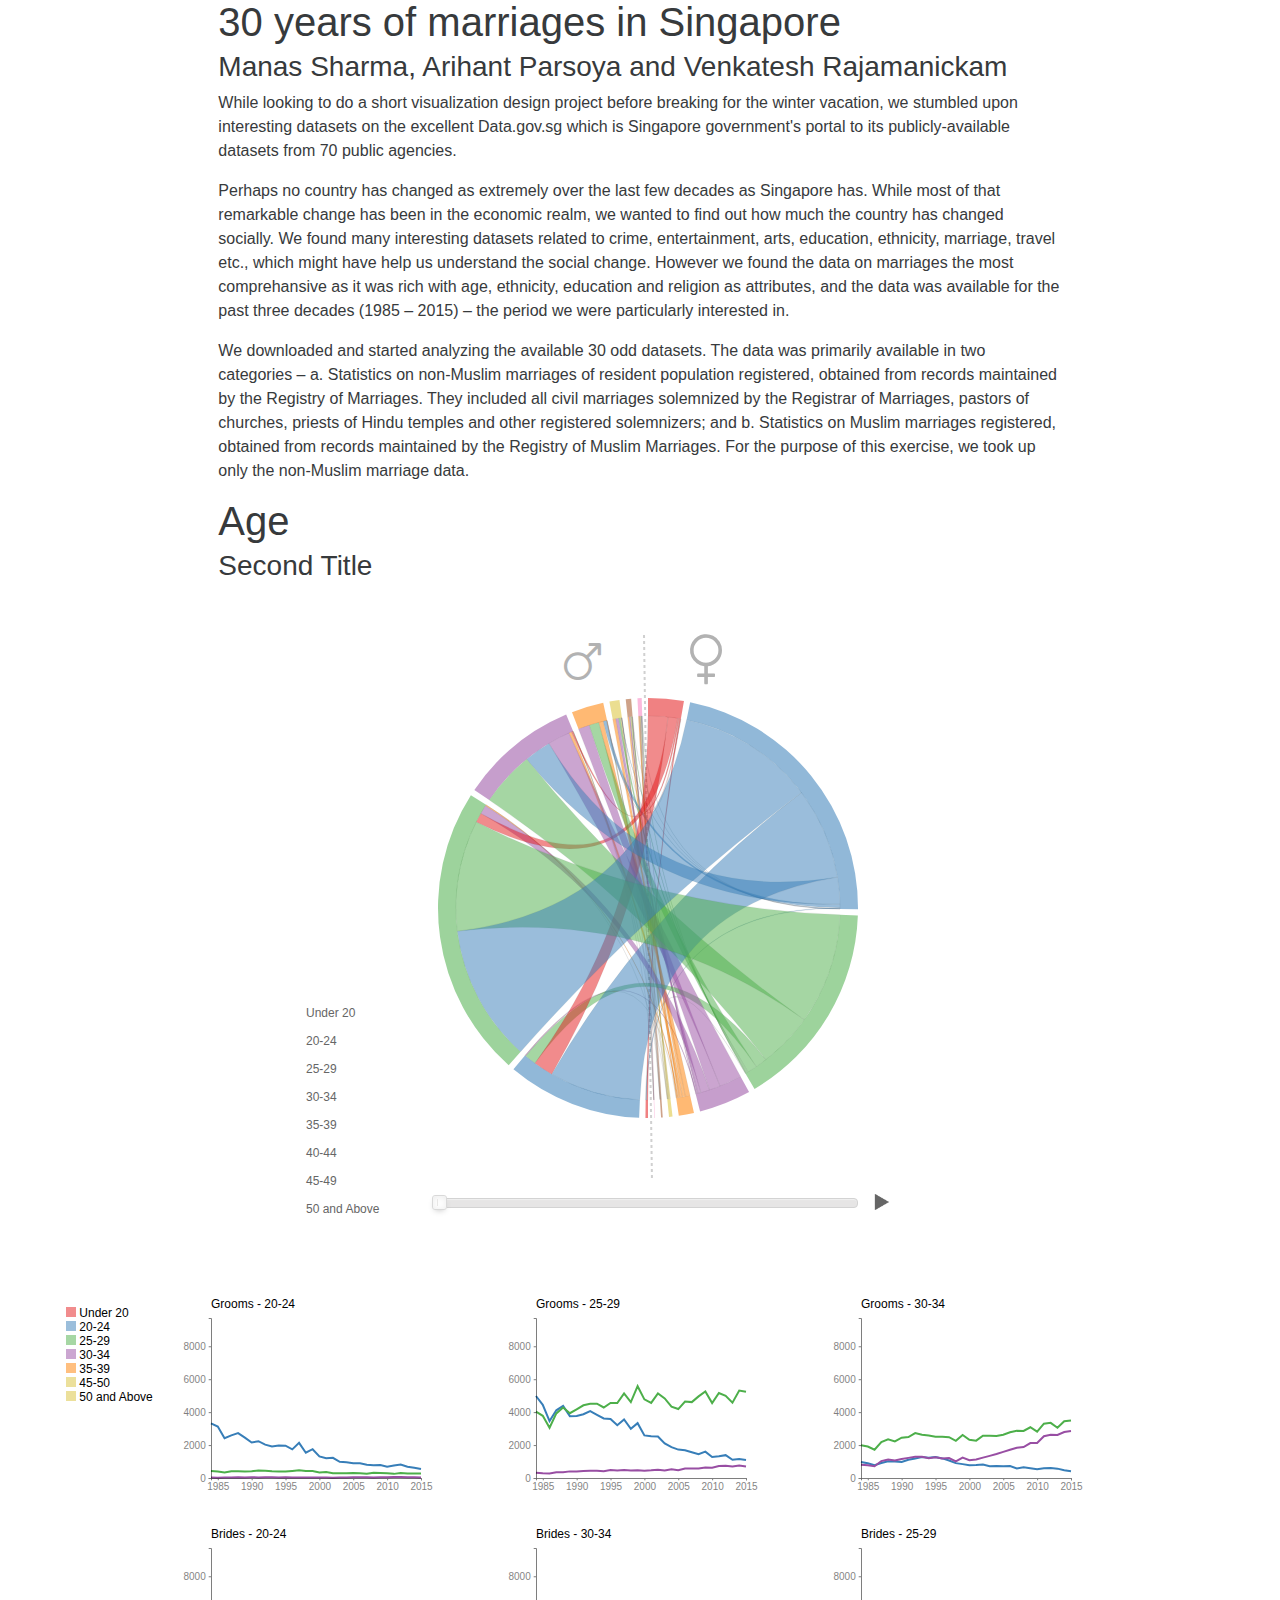
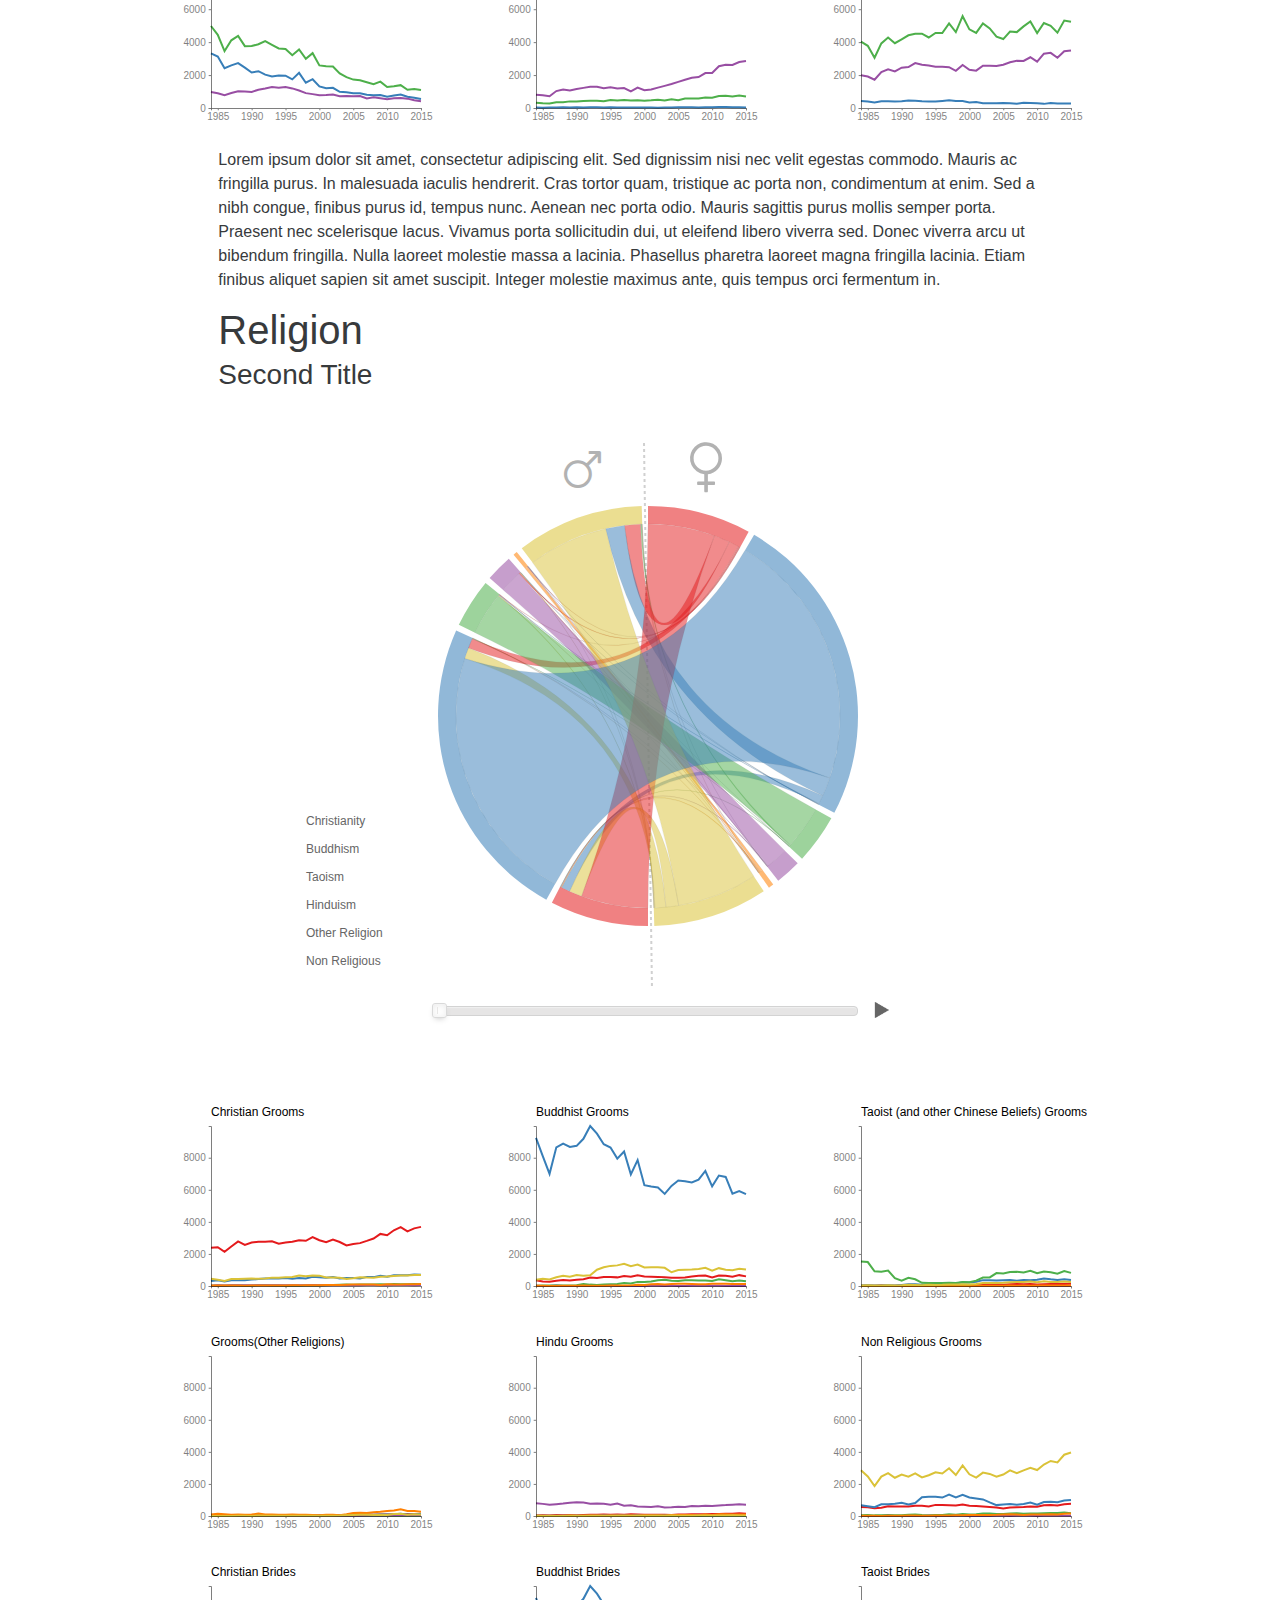
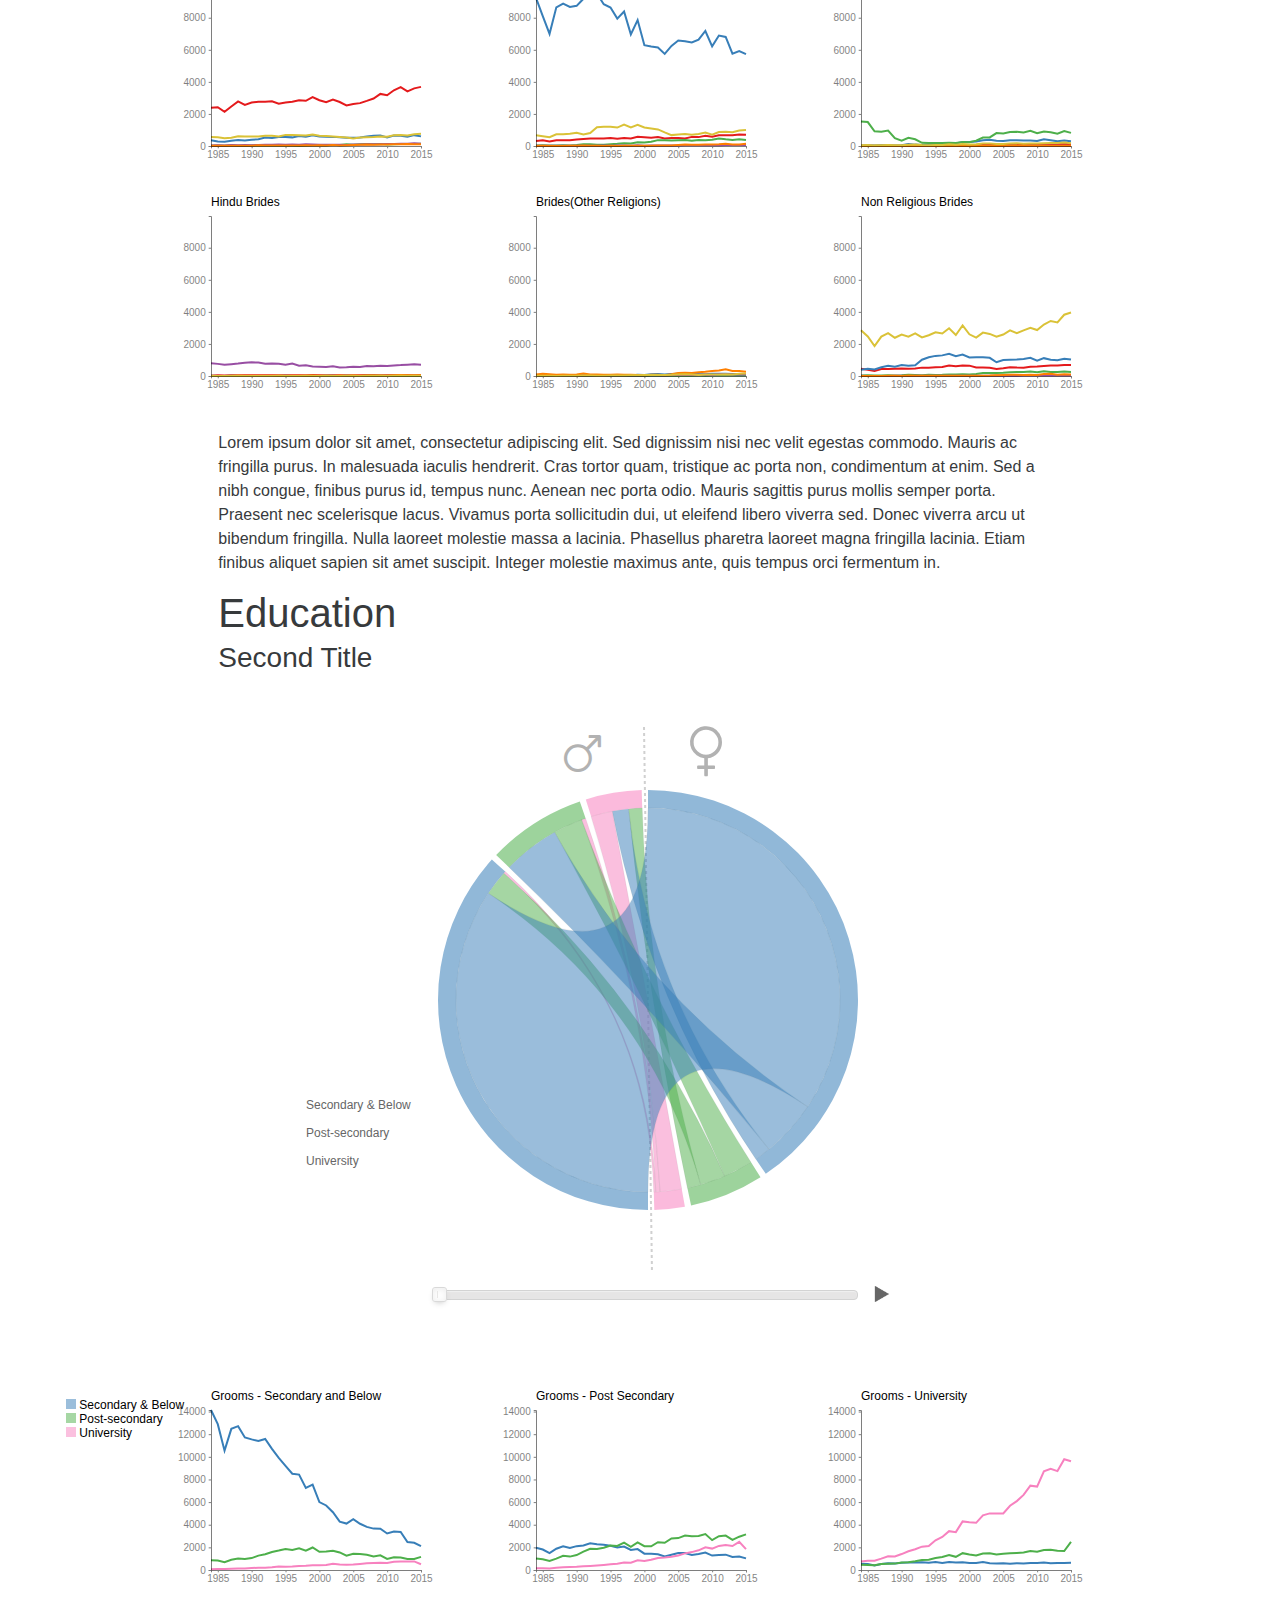
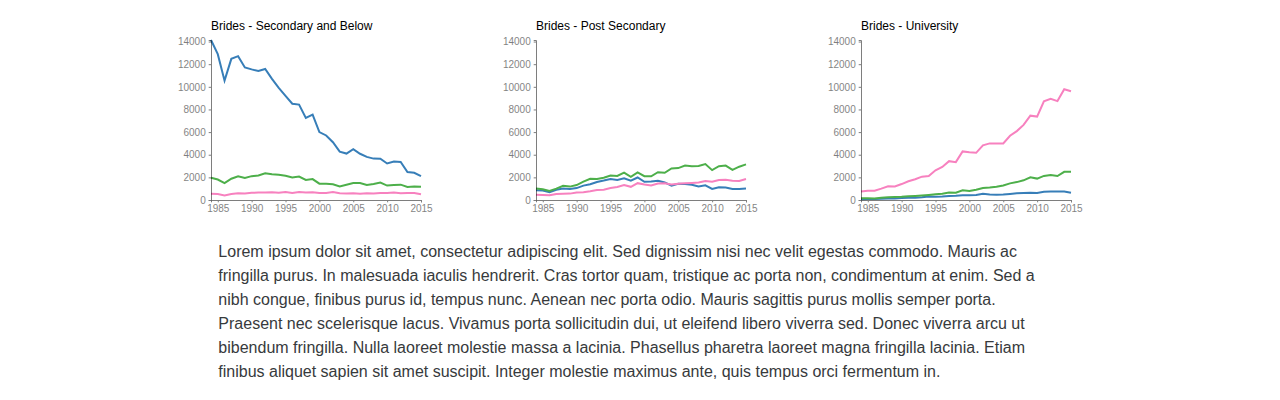
<file: index.html>
<html>
<head>
  <script src="js/jquery.js"></script>
  <script src="js/bootstrap.js"></script>
  <link rel="stylesheet" href="css/style.css">
  <link rel="stylesheet" href="css/bootstrap.css">
</head>
<body>
<title>
</title>
<div class="section">
  <div class="row">
    <div class="col-md-2"></div>
    <div class="col-md-8">
      <h1>30 years of marriages in Singapore</h1>
      <h3>Manas Sharma, Arihant Parsoya and Venkatesh Rajamanickam</h3>
      <p>
        While looking to do a short visualization design project before breaking for the winter vacation, we stumbled upon interesting datasets on the excellent Data.gov.sg which is Singapore government's portal to its publicly-available datasets from 70 public agencies.</P>
        
       <p> Perhaps no country has changed as extremely over the last few decades as Singapore has. While most of that remarkable change has been in the economic realm, we wanted to find out how much the country has changed socially. We found many interesting datasets related to crime, entertainment, arts, education, ethnicity, marriage, travel etc., which might have help us understand the social change. However we found the data on marriages the most comprehansive as it was rich with age, ethnicity, education and religion as attributes, and the data was available for the past three decades (1985 – 2015) – the period we were particularly interested in. </P>
    
<p>We downloaded and started analyzing the available 30 odd datasets. The data was primarily available in two categories – a. Statistics on non-Muslim marriages of resident population registered, obtained from records maintained by the Registry of Marriages. They included all civil marriages solemnized by the Registrar of Marriages, pastors of churches, priests of Hindu temples and other registered solemnizers; and b. Statistics on Muslim marriages registered, obtained from records maintained by the Registry of Muslim Marriages. For the purpose of this exercise, we took up only the non-Muslim marriage data.

      </p>
    </div>
    <div class="col-md-2"></div>
  </div>
</div>

  <div class="section">
    <div class="row">
      <div class="col-md-2"></div>
      <div class="col-md-8">
        <h1>Age</h1>
        <h3>Second Title</h3>
      </div>
      <div class="col-md-2"></div>
    </div>
  </div>
  <iframe scrolling="no" onload="resizeIframe(this)" id="age_frame" src="age/index.html" style="width:100%;" frameBorder="0" scrolling="no">  </iframe>

  <div class="section">
    <div class="row">
      <div class="col-md-2"></div>
      <div class="col-md-8">
        <p>
          Lorem ipsum dolor sit amet, consectetur adipiscing elit. Sed dignissim nisi nec velit egestas commodo. Mauris ac fringilla purus. In malesuada iaculis hendrerit. Cras tortor quam, tristique ac porta non, condimentum at enim. Sed a nibh congue, finibus purus id, tempus nunc. Aenean nec porta odio. Mauris sagittis purus mollis semper porta. Praesent nec scelerisque lacus. Vivamus porta sollicitudin dui, ut eleifend libero viverra sed. Donec viverra arcu ut bibendum fringilla. Nulla laoreet molestie massa a lacinia. Phasellus pharetra laoreet magna fringilla lacinia. Etiam finibus aliquet sapien sit amet suscipit. Integer molestie maximus ante, quis tempus orci fermentum in.
        </p>
      </div>
      <div class="col-md-2"></div>
    </div>
  </div>

  <div class="section">
    <div class="row">
      <div class="col-md-2"></div>
      <div class="col-md-8">
        <h1>Religion</h1>
        <h3>Second Title</h3>
      </div>
      <div class="col-md-2"></div>
    </div>
  </div>
  <iframe scrolling="no" onload="resizeIframe(this)" id="religion_frame" src="religion/index.html" style="width:100%;" frameBorder="0">  </iframe>

  <div class="section">
    <div class="row">
      <div class="col-md-2"></div>
      <div class="col-md-8">
        <p>
          Lorem ipsum dolor sit amet, consectetur adipiscing elit. Sed dignissim nisi nec velit egestas commodo. Mauris ac fringilla purus. In malesuada iaculis hendrerit. Cras tortor quam, tristique ac porta non, condimentum at enim. Sed a nibh congue, finibus purus id, tempus nunc. Aenean nec porta odio. Mauris sagittis purus mollis semper porta. Praesent nec scelerisque lacus. Vivamus porta sollicitudin dui, ut eleifend libero viverra sed. Donec viverra arcu ut bibendum fringilla. Nulla laoreet molestie massa a lacinia. Phasellus pharetra laoreet magna fringilla lacinia. Etiam finibus aliquet sapien sit amet suscipit. Integer molestie maximus ante, quis tempus orci fermentum in.
        </p>
      </div>
      <div class="col-md-2"></div>
    </div>
  </div>

  <div class="section">
    <div class="row">
      <div class="col-md-2"></div>
      <div class="col-md-8">
        <h1>Education</h1>
        <h3>Second Title</h3>
      </div>
      <div class="col-md-2"></div>
    </div>
  </div>
  <iframe scrolling="no" onload="resizeIframe(this)" id="education_frame" src="education/index.html" style="width:100%;" frameBorder="0" scrolling="no">  </iframe>
  <div class="section">
    <div class="row">
      <div class="col-md-2"></div>
      <div class="col-md-8">
        <p>
          Lorem ipsum dolor sit amet, consectetur adipiscing elit. Sed dignissim nisi nec velit egestas commodo. Mauris ac fringilla purus. In malesuada iaculis hendrerit. Cras tortor quam, tristique ac porta non, condimentum at enim. Sed a nibh congue, finibus purus id, tempus nunc. Aenean nec porta odio. Mauris sagittis purus mollis semper porta. Praesent nec scelerisque lacus. Vivamus porta sollicitudin dui, ut eleifend libero viverra sed. Donec viverra arcu ut bibendum fringilla. Nulla laoreet molestie massa a lacinia. Phasellus pharetra laoreet magna fringilla lacinia. Etiam finibus aliquet sapien sit amet suscipit. Integer molestie maximus ante, quis tempus orci fermentum in.
        </p>
      </div>
      <div class="col-md-2"></div>
    </div>
  </div>

  <script>
  function resizeIframe(obj) {
    obj.style.height = obj.contentWindow.document.body.scrollHeight + 'px';
  }
  </script>
</body>
</html>
</file>
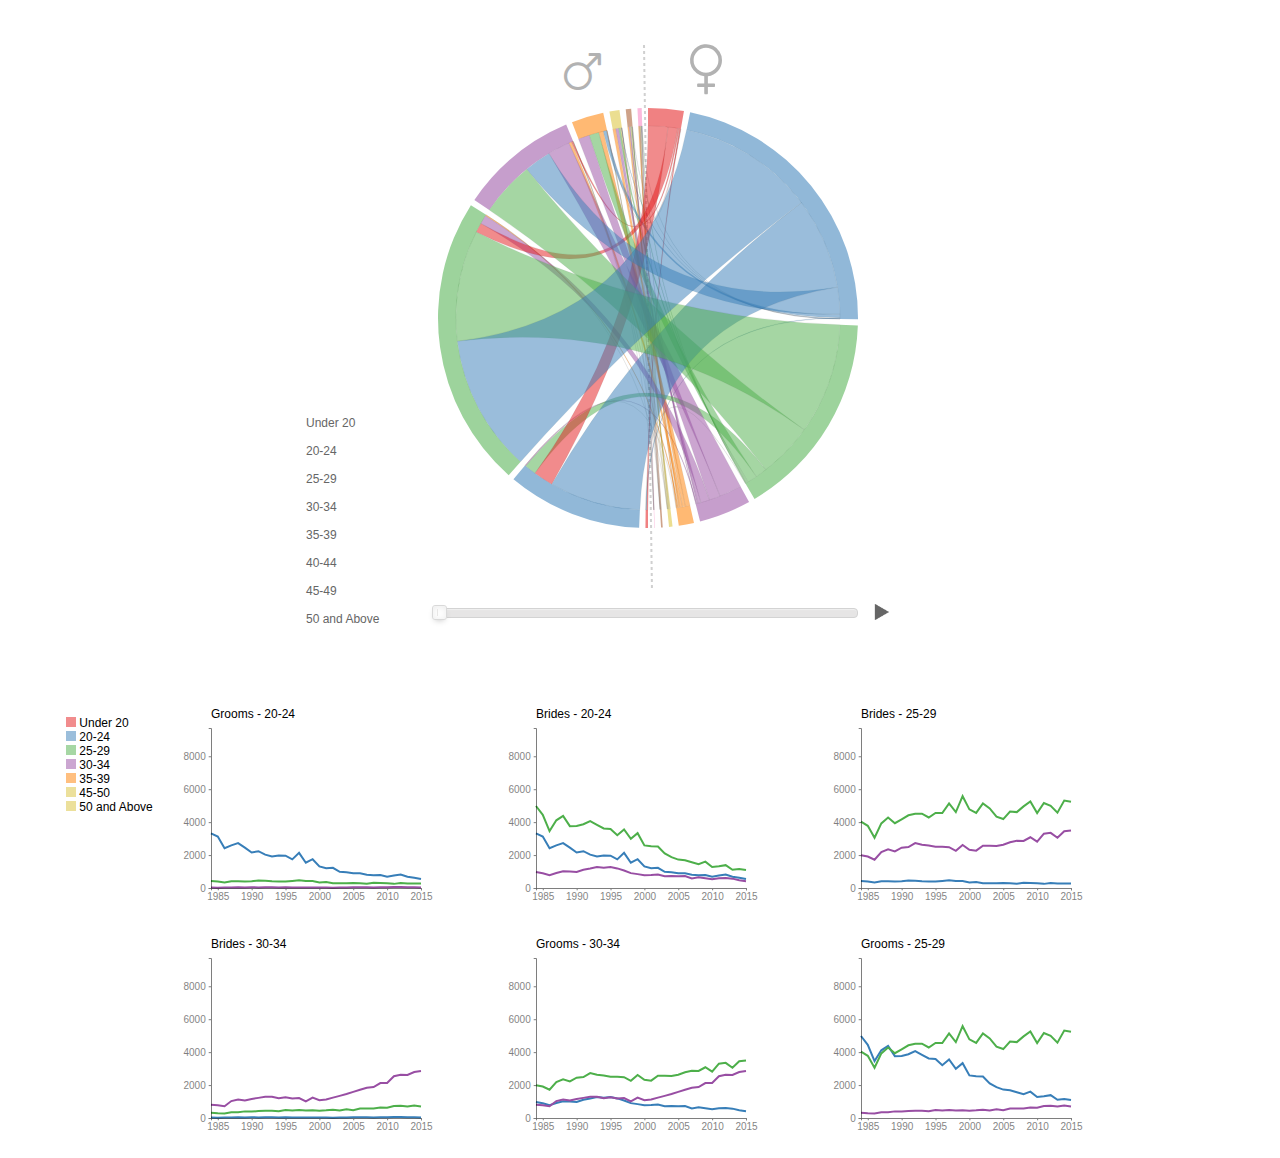
<file: age/index.html>
<html>
<head>
<meta charset="utf-8">
  <script src="jquery-ui/external/jquery/jquery.js"></script>
  <script src="../js/d3.v2.min.js" charset="utf-8"></script>
  <script src="../js/d3.v4.min.js" charset="utf-8"></script>
  <script src="../js/d3.layout.chord.sort.js"></script>
  <script src="../noUiSlider.9.1.0/nouislider.js"></script>
  <link rel="stylesheet" href="../noUiSlider.9.1.0/nouislider.css" />
  <link rel="stylesheet" href="https://maxcdn.bootstrapcdn.com/font-awesome/4.3.0/css/font-awesome.min.css">
  <link rel="stylesheet" href="../css/style_line.css">
  <link rel="stylesheet" href="../css/style_chord.css">
  <title>Age</title>
</head>
<body>
    <div id="chart_placeholder"></div>
    <div class="playbar">
      <div id="slider">
        <img id="play" width="40px" height="40px" src="images/play.png"/>
      </div>
  </div>
  <div class="line-chart-container">
  </div>
<script src="js/line.js"></script>
<script src="js/chord.js"></script>
</body>
</html>
</file>
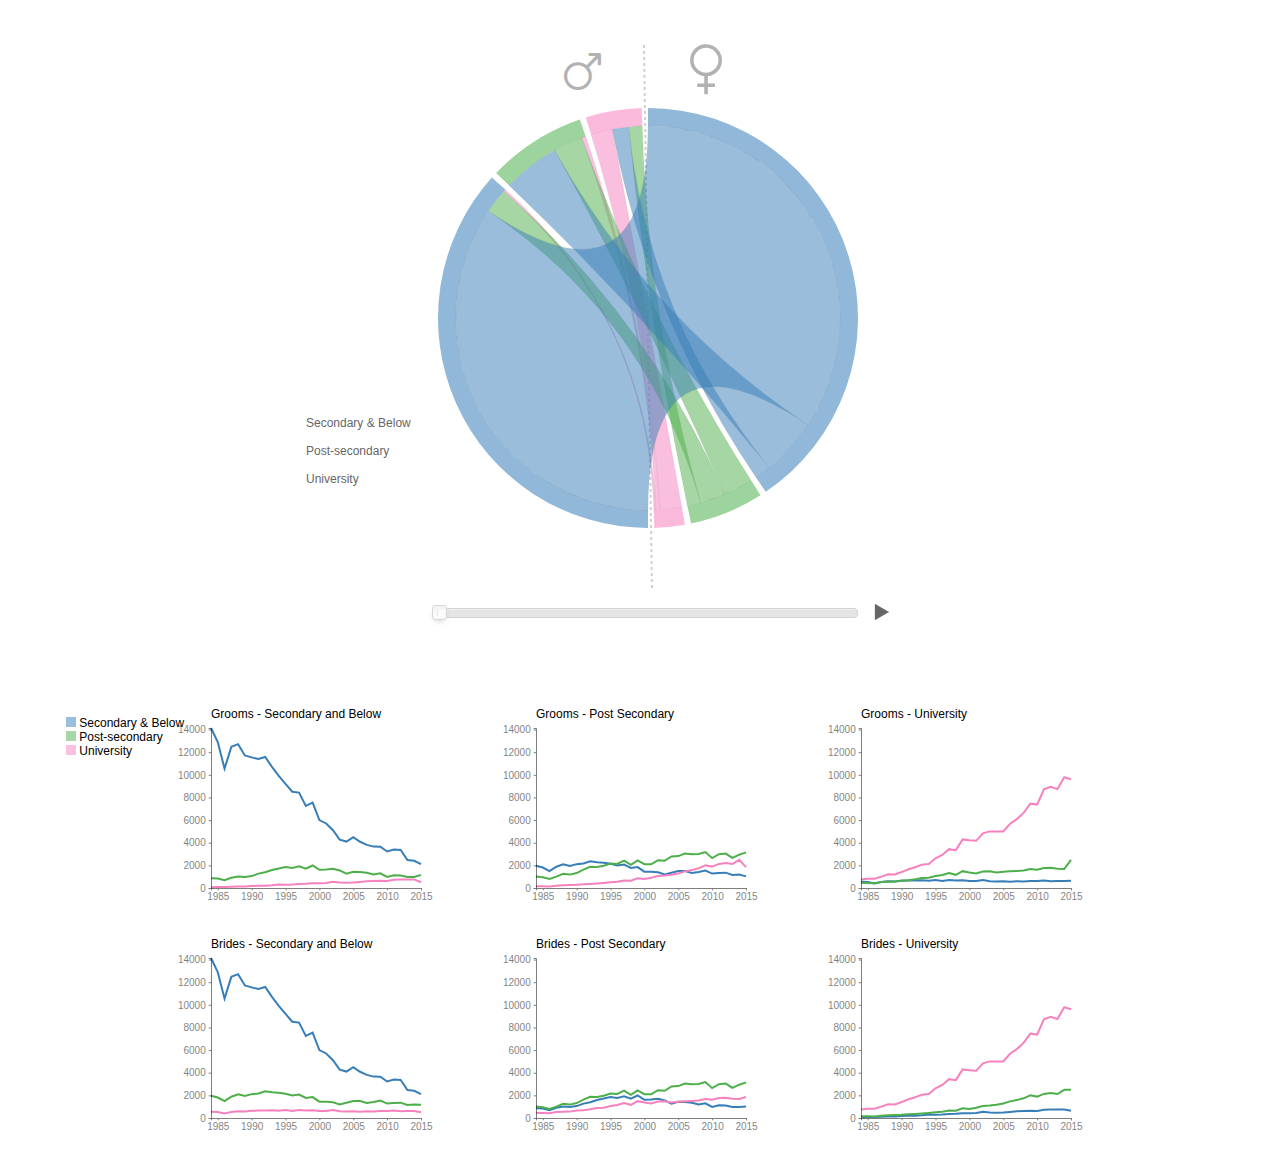
<file: education/index.html>
<html>
<head>
<meta charset="utf-8">
  <script src="jquery-ui/external/jquery/jquery.js"></script>
   <script src="../js/d3.v2.min.js" charset="utf-8"></script>
  <script src="../js/d3.v4.min.js" charset="utf-8"></script>
  <script src="../js/d3.layout.chord.sort.js"></script>
  <script src="../noUiSlider.9.1.0/nouislider.js"></script>
  <link rel="stylesheet" href="../noUiSlider.9.1.0/nouislider.css" />
  <link rel="stylesheet" href="https://maxcdn.bootstrapcdn.com/font-awesome/4.3.0/css/font-awesome.min.css">
  <link rel="stylesheet" href="../css/style_line.css">
  <link rel="stylesheet" href="../css/style_chord.css">
  <title>Education</title>
</head>
<body>
    <div id="chart_placeholder"></div>
    <div class="playbar">
      <div id="slider">
        <img id="play" width="40px" height="40px" src="images/play.png"/>
      </div>
  </div>
  <div class="line-chart-container">
  </div>
<script src="js/line.js"></script>
<script src="js/chord.js"></script>
</body>
</html>
</file>
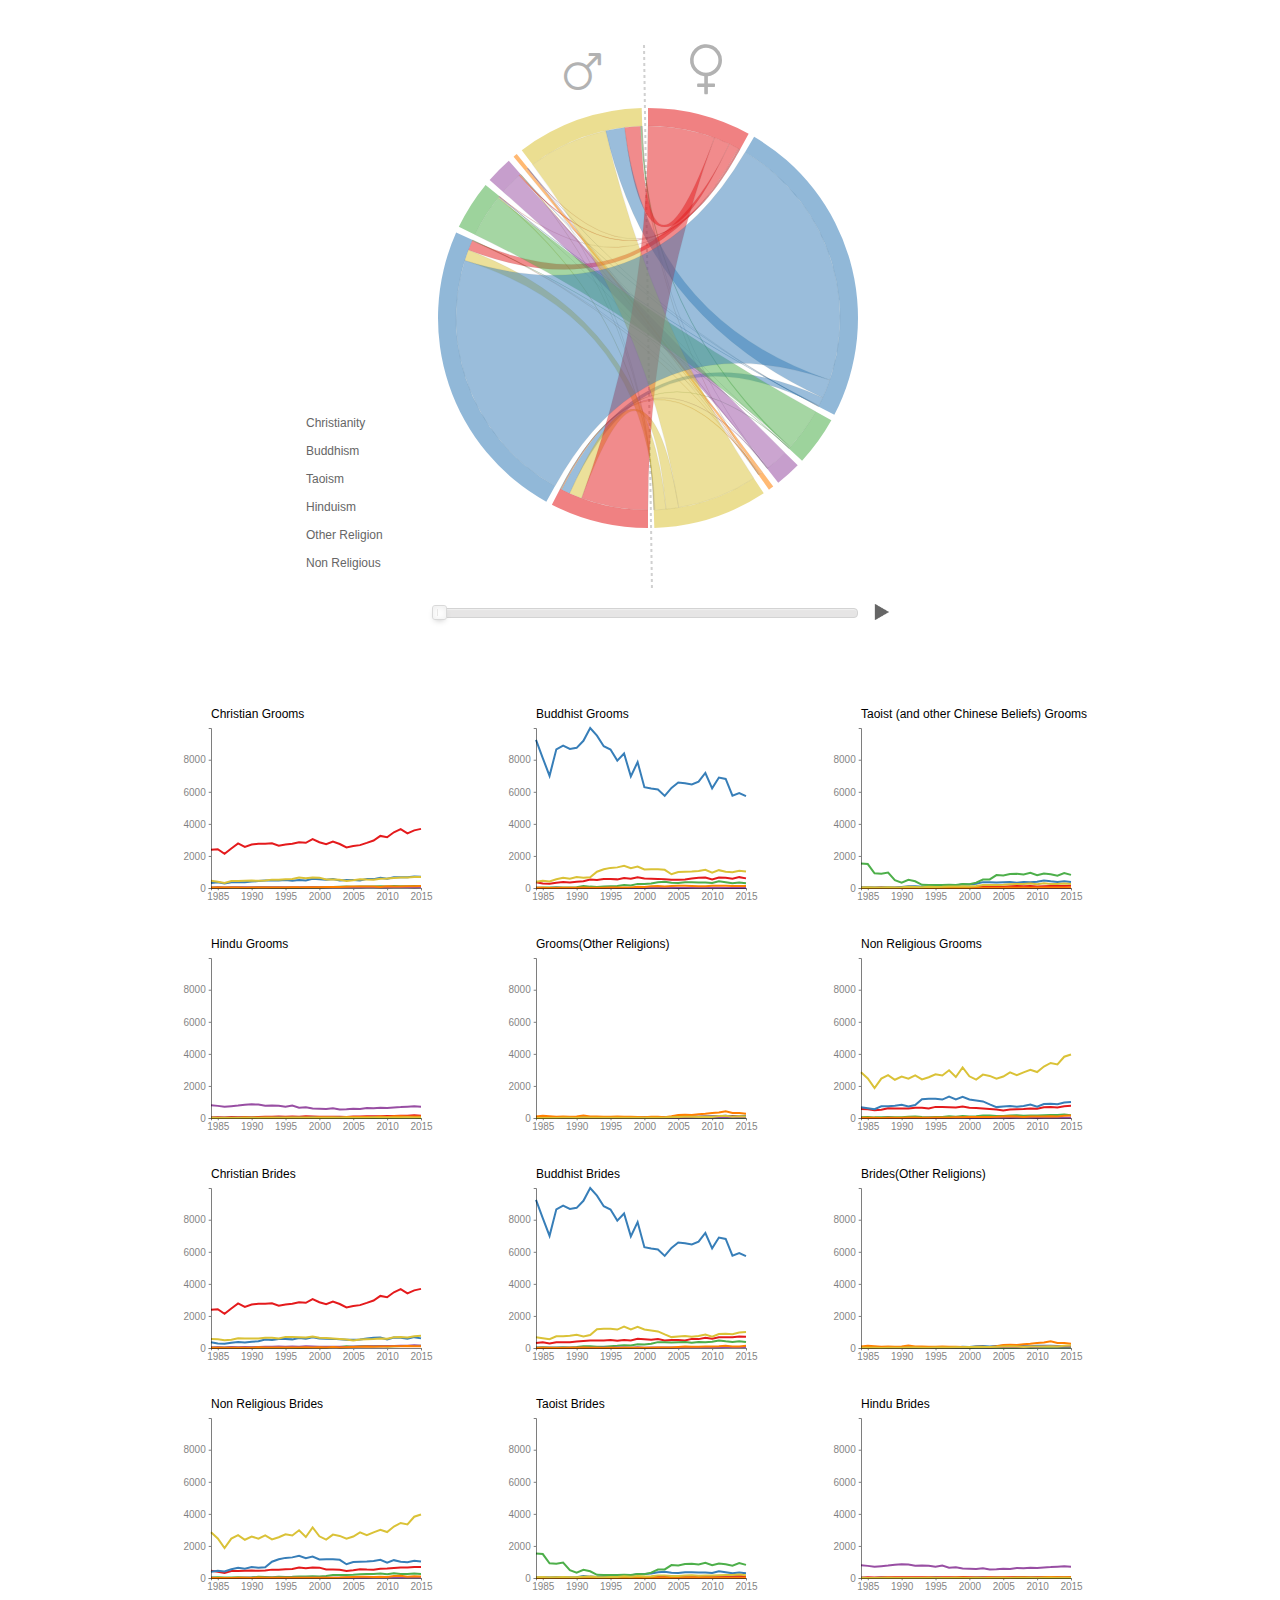
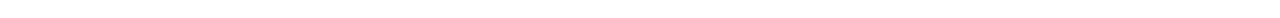
<file: religion/index.html>
<html>
<head>
<meta charset="utf-8">
  <script src="jquery-ui/external/jquery/jquery.js"></script>
   <script src="../js/d3.v2.min.js" charset="utf-8"></script>
  <script src="../js/d3.v4.min.js" charset="utf-8"></script>
  <script src="../js/d3.layout.chord.sort.js"></script>
  <script src="../noUiSlider.9.1.0/nouislider.js"></script>
  <link rel="stylesheet" href="../noUiSlider.9.1.0/nouislider.css" />
  <link rel="stylesheet" href="https://maxcdn.bootstrapcdn.com/font-awesome/4.3.0/css/font-awesome.min.css">
  <link rel="stylesheet" href="../css/style_line.css">
  <link rel="stylesheet" href="../css/style_chord.css">
  <title>Religion</title>
</head>
<body>
    <div id="chart_placeholder"></div>
    <div class="playbar">
      <div id="slider">
        <img id="play" width="40px" height="40px" src="images/play.png"/>
      </div>
  </div>
  <div class="line-chart-container">
  </div>
<script src="js/line.js"></script>
<script src="js/chord.js"></script>
</body>
</html>
</file>
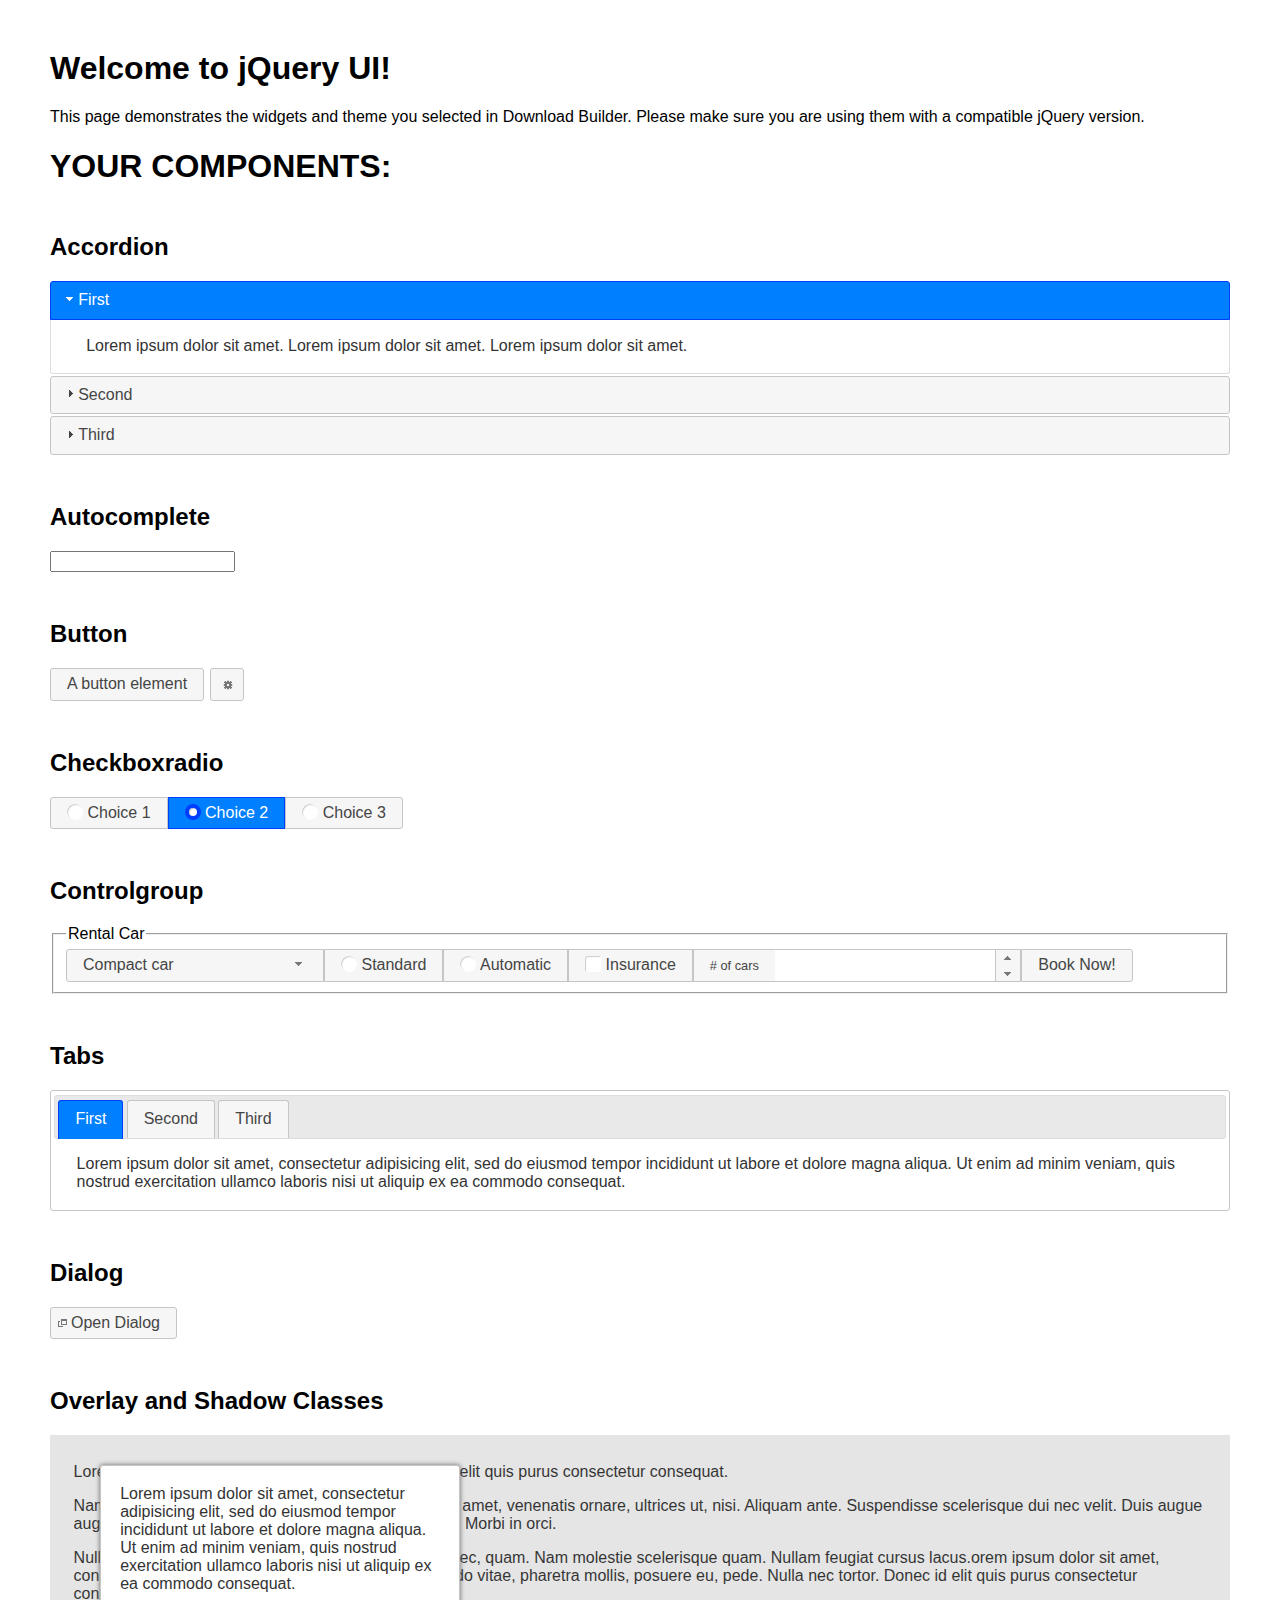
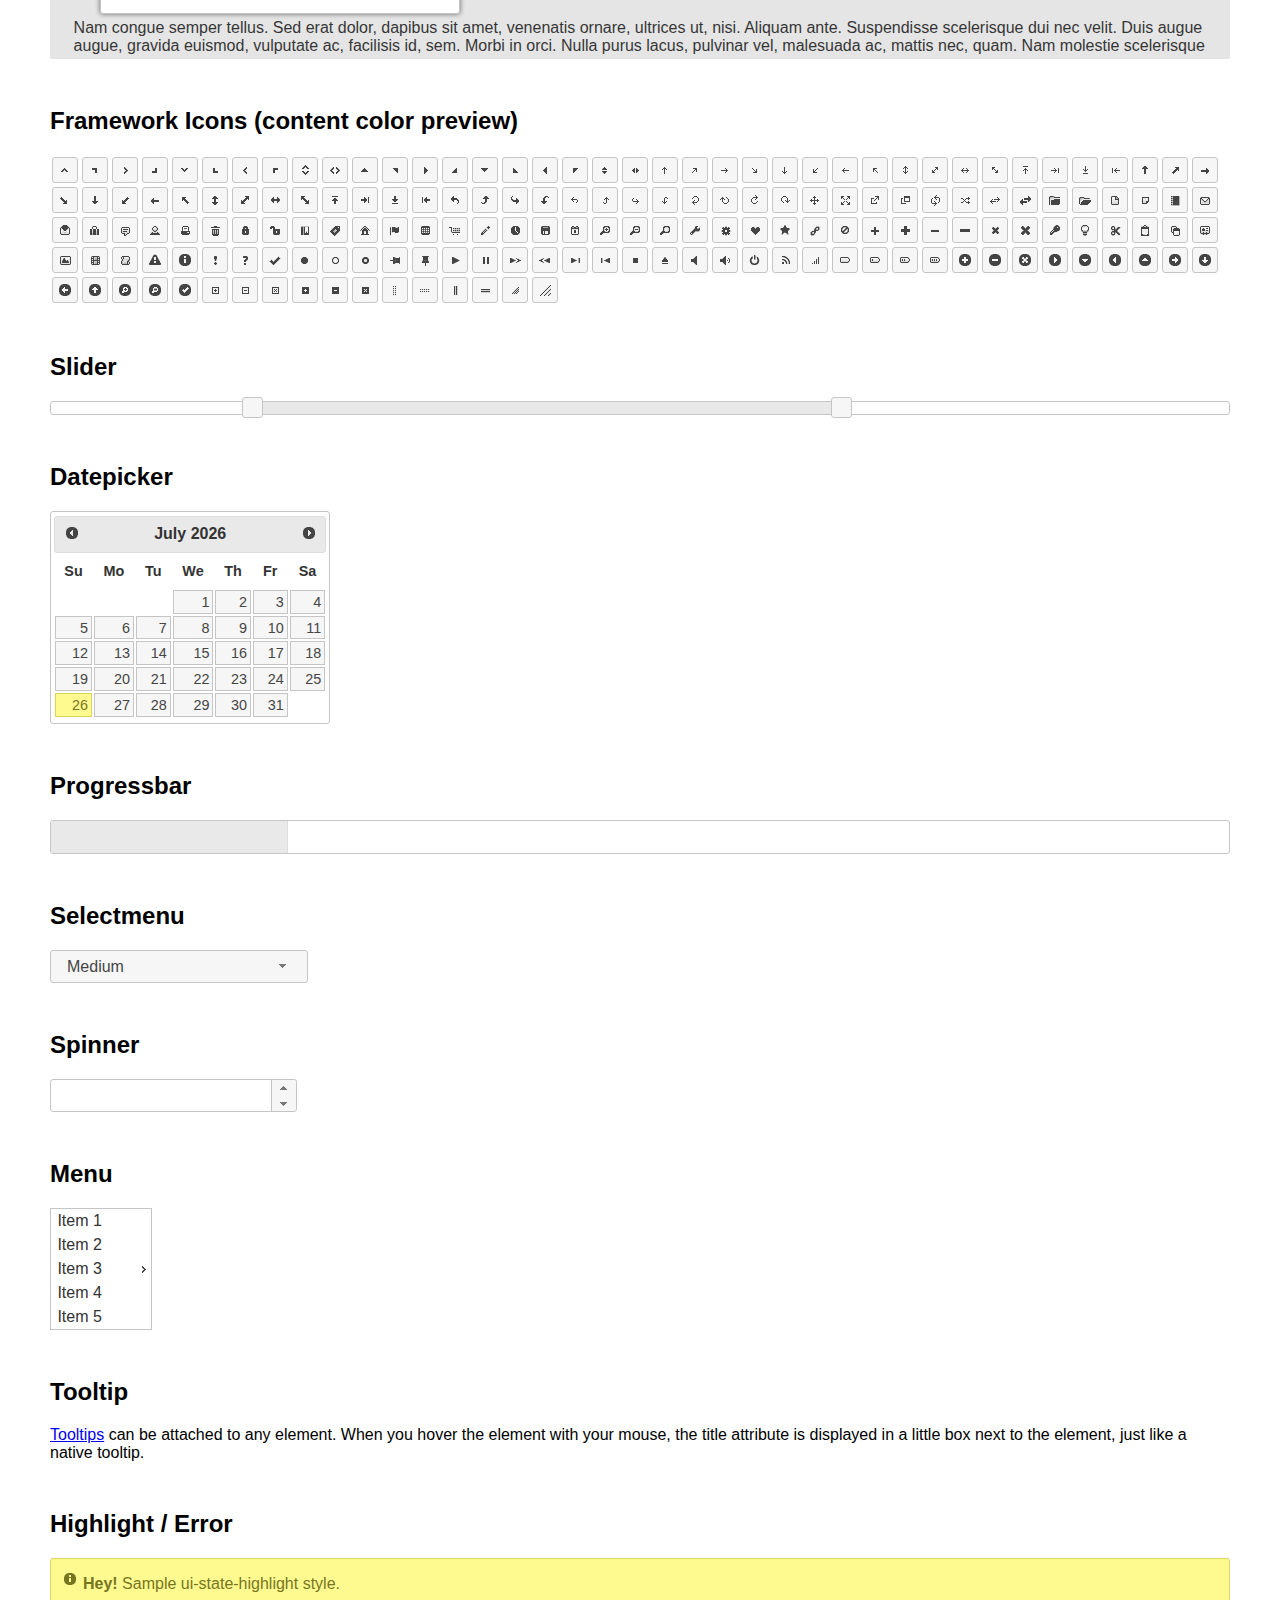
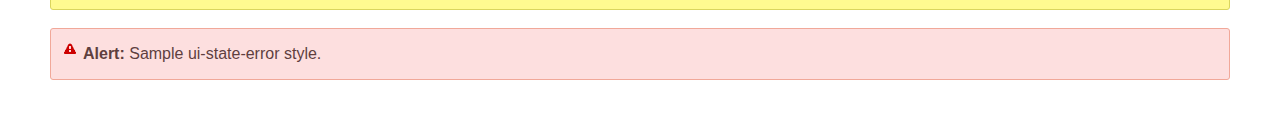
<file: age/jquery-ui/index.html>
<!doctype html>
<html lang="us">
<head>
	<meta charset="utf-8">
	<title>jQuery UI Example Page</title>
	<link href="jquery-ui.css" rel="stylesheet">
	<style>
	body{
		font-family: "Trebuchet MS", sans-serif;
		margin: 50px;
	}
	.demoHeaders {
		margin-top: 2em;
	}
	#dialog-link {
		padding: .4em 1em .4em 20px;
		text-decoration: none;
		position: relative;
	}
	#dialog-link span.ui-icon {
		margin: 0 5px 0 0;
		position: absolute;
		left: .2em;
		top: 50%;
		margin-top: -8px;
	}
	#icons {
		margin: 0;
		padding: 0;
	}
	#icons li {
		margin: 2px;
		position: relative;
		padding: 4px 0;
		cursor: pointer;
		float: left;
		list-style: none;
	}
	#icons span.ui-icon {
		float: left;
		margin: 0 4px;
	}
	.fakewindowcontain .ui-widget-overlay {
		position: absolute;
	}
	select {
		width: 200px;
	}
	</style>
</head>
<body>

<h1>Welcome to jQuery UI!</h1>

<div class="ui-widget">
	<p>This page demonstrates the widgets and theme you selected in Download Builder. Please make sure you are using them with a compatible jQuery version.</p>
</div>

<h1>YOUR COMPONENTS:</h1>


<!-- Accordion -->
<h2 class="demoHeaders">Accordion</h2>
<div id="accordion">
	<h3>First</h3>
	<div>Lorem ipsum dolor sit amet. Lorem ipsum dolor sit amet. Lorem ipsum dolor sit amet.</div>
	<h3>Second</h3>
	<div>Phasellus mattis tincidunt nibh.</div>
	<h3>Third</h3>
	<div>Nam dui erat, auctor a, dignissim quis.</div>
</div>



<!-- Autocomplete -->
<h2 class="demoHeaders">Autocomplete</h2>
<div>
	<input id="autocomplete" title="type &quot;a&quot;">
</div>



<!-- Button -->
<h2 class="demoHeaders">Button</h2>
<button id="button">A button element</button>
<button id="button-icon">An icon-only button</button>



<!-- Checkboxradio -->
<h2 class="demoHeaders">Checkboxradio</h2>
<form style="margin-top: 1em;">
	<div id="radioset">
		<input type="radio" id="radio1" name="radio"><label for="radio1">Choice 1</label>
		<input type="radio" id="radio2" name="radio" checked="checked"><label for="radio2">Choice 2</label>
		<input type="radio" id="radio3" name="radio"><label for="radio3">Choice 3</label>
	</div>
</form>



<!-- Controlgroup -->
<h2 class="demoHeaders">Controlgroup</h2>
<fieldset>
	<legend>Rental Car</legend>
	<div id="controlgroup">
		<select id="car-type">
			<option>Compact car</option>
			<option>Midsize car</option>
			<option>Full size car</option>
			<option>SUV</option>
			<option>Luxury</option>
			<option>Truck</option>
			<option>Van</option>
		</select>
		<label for="transmission-standard">Standard</label>
		<input type="radio" name="transmission" id="transmission-standard">
		<label for="transmission-automatic">Automatic</label>
		<input type="radio" name="transmission" id="transmission-automatic">
		<label for="insurance">Insurance</label>
		<input type="checkbox" name="insurance" id="insurance">
		<label for="horizontal-spinner" class="ui-controlgroup-label"># of cars</label>
		<input id="horizontal-spinner" class="ui-spinner-input">
		<button>Book Now!</button>
	</div>
</fieldset>



<!-- Tabs -->
<h2 class="demoHeaders">Tabs</h2>
<div id="tabs">
	<ul>
		<li><a href="#tabs-1">First</a></li>
		<li><a href="#tabs-2">Second</a></li>
		<li><a href="#tabs-3">Third</a></li>
	</ul>
	<div id="tabs-1">Lorem ipsum dolor sit amet, consectetur adipisicing elit, sed do eiusmod tempor incididunt ut labore et dolore magna aliqua. Ut enim ad minim veniam, quis nostrud exercitation ullamco laboris nisi ut aliquip ex ea commodo consequat.</div>
	<div id="tabs-2">Phasellus mattis tincidunt nibh. Cras orci urna, blandit id, pretium vel, aliquet ornare, felis. Maecenas scelerisque sem non nisl. Fusce sed lorem in enim dictum bibendum.</div>
	<div id="tabs-3">Nam dui erat, auctor a, dignissim quis, sollicitudin eu, felis. Pellentesque nisi urna, interdum eget, sagittis et, consequat vestibulum, lacus. Mauris porttitor ullamcorper augue.</div>
</div>



<h2 class="demoHeaders">Dialog</h2>
<p>
	<button id="dialog-link" class="ui-button ui-corner-all ui-widget">
		<span class="ui-icon ui-icon-newwin"></span>Open Dialog
	</button>
</p>

<h2 class="demoHeaders">Overlay and Shadow Classes</h2>
<div style="position: relative; width: 96%; height: 200px; padding:1% 2%; overflow:hidden;" class="fakewindowcontain">
	<p>Lorem ipsum dolor sit amet,  Nulla nec tortor. Donec id elit quis purus consectetur consequat. </p><p>Nam congue semper tellus. Sed erat dolor, dapibus sit amet, venenatis ornare, ultrices ut, nisi. Aliquam ante. Suspendisse scelerisque dui nec velit. Duis augue augue, gravida euismod, vulputate ac, facilisis id, sem. Morbi in orci. </p><p>Nulla purus lacus, pulvinar vel, malesuada ac, mattis nec, quam. Nam molestie scelerisque quam. Nullam feugiat cursus lacus.orem ipsum dolor sit amet, consectetur adipiscing elit. Donec libero risus, commodo vitae, pharetra mollis, posuere eu, pede. Nulla nec tortor. Donec id elit quis purus consectetur consequat. </p><p>Nam congue semper tellus. Sed erat dolor, dapibus sit amet, venenatis ornare, ultrices ut, nisi. Aliquam ante. Suspendisse scelerisque dui nec velit. Duis augue augue, gravida euismod, vulputate ac, facilisis id, sem. Morbi in orci. Nulla purus lacus, pulvinar vel, malesuada ac, mattis nec, quam. Nam molestie scelerisque quam. </p><p>Nullam feugiat cursus lacus.orem ipsum dolor sit amet, consectetur adipiscing elit. Donec libero risus, commodo vitae, pharetra mollis, posuere eu, pede. Nulla nec tortor. Donec id elit quis purus consectetur consequat. Nam congue semper tellus. Sed erat dolor, dapibus sit amet, venenatis ornare, ultrices ut, nisi. Aliquam ante. </p><p>Suspendisse scelerisque dui nec velit. Duis augue augue, gravida euismod, vulputate ac, facilisis id, sem. Morbi in orci. Nulla purus lacus, pulvinar vel, malesuada ac, mattis nec, quam. Nam molestie scelerisque quam. Nullam feugiat cursus lacus.orem ipsum dolor sit amet, consectetur adipiscing elit. Donec libero risus, commodo vitae, pharetra mollis, posuere eu, pede. Nulla nec tortor. Donec id elit quis purus consectetur consequat. Nam congue semper tellus. Sed erat dolor, dapibus sit amet, venenatis ornare, ultrices ut, nisi. </p>

	<!-- ui-dialog -->
	<div class="ui-widget-overlay ui-front"></div>
	<div style="position: absolute; width: 320px; left: 50px; top: 30px; padding: 1.2em" class="ui-widget ui-front ui-widget-content ui-corner-all ui-widget-shadow">
		Lorem ipsum dolor sit amet, consectetur adipisicing elit, sed do eiusmod tempor incididunt ut labore et dolore magna aliqua. Ut enim ad minim veniam, quis nostrud exercitation ullamco laboris nisi ut aliquip ex ea commodo consequat.
	</div>

</div>

<!-- ui-dialog -->
<div id="dialog" title="Dialog Title">
	<p>Lorem ipsum dolor sit amet, consectetur adipisicing elit, sed do eiusmod tempor incididunt ut labore et dolore magna aliqua. Ut enim ad minim veniam, quis nostrud exercitation ullamco laboris nisi ut aliquip ex ea commodo consequat.</p>
</div>



<h2 class="demoHeaders">Framework Icons (content color preview)</h2>
<ul id="icons" class="ui-widget ui-helper-clearfix">
	<li class="ui-state-default ui-corner-all" title=".ui-icon-caret-1-n"><span class="ui-icon ui-icon-caret-1-n"></span></li>
	<li class="ui-state-default ui-corner-all" title=".ui-icon-caret-1-ne"><span class="ui-icon ui-icon-caret-1-ne"></span></li>
	<li class="ui-state-default ui-corner-all" title=".ui-icon-caret-1-e"><span class="ui-icon ui-icon-caret-1-e"></span></li>
	<li class="ui-state-default ui-corner-all" title=".ui-icon-caret-1-se"><span class="ui-icon ui-icon-caret-1-se"></span></li>
	<li class="ui-state-default ui-corner-all" title=".ui-icon-caret-1-s"><span class="ui-icon ui-icon-caret-1-s"></span></li>
	<li class="ui-state-default ui-corner-all" title=".ui-icon-caret-1-sw"><span class="ui-icon ui-icon-caret-1-sw"></span></li>
	<li class="ui-state-default ui-corner-all" title=".ui-icon-caret-1-w"><span class="ui-icon ui-icon-caret-1-w"></span></li>
	<li class="ui-state-default ui-corner-all" title=".ui-icon-caret-1-nw"><span class="ui-icon ui-icon-caret-1-nw"></span></li>
	<li class="ui-state-default ui-corner-all" title=".ui-icon-caret-2-n-s"><span class="ui-icon ui-icon-caret-2-n-s"></span></li>
	<li class="ui-state-default ui-corner-all" title=".ui-icon-caret-2-e-w"><span class="ui-icon ui-icon-caret-2-e-w"></span></li>
	<li class="ui-state-default ui-corner-all" title=".ui-icon-triangle-1-n"><span class="ui-icon ui-icon-triangle-1-n"></span></li>
	<li class="ui-state-default ui-corner-all" title=".ui-icon-triangle-1-ne"><span class="ui-icon ui-icon-triangle-1-ne"></span></li>
	<li class="ui-state-default ui-corner-all" title=".ui-icon-triangle-1-e"><span class="ui-icon ui-icon-triangle-1-e"></span></li>
	<li class="ui-state-default ui-corner-all" title=".ui-icon-triangle-1-se"><span class="ui-icon ui-icon-triangle-1-se"></span></li>
	<li class="ui-state-default ui-corner-all" title=".ui-icon-triangle-1-s"><span class="ui-icon ui-icon-triangle-1-s"></span></li>
	<li class="ui-state-default ui-corner-all" title=".ui-icon-triangle-1-sw"><span class="ui-icon ui-icon-triangle-1-sw"></span></li>
	<li class="ui-state-default ui-corner-all" title=".ui-icon-triangle-1-w"><span class="ui-icon ui-icon-triangle-1-w"></span></li>
	<li class="ui-state-default ui-corner-all" title=".ui-icon-triangle-1-nw"><span class="ui-icon ui-icon-triangle-1-nw"></span></li>
	<li class="ui-state-default ui-corner-all" title=".ui-icon-triangle-2-n-s"><span class="ui-icon ui-icon-triangle-2-n-s"></span></li>
	<li class="ui-state-default ui-corner-all" title=".ui-icon-triangle-2-e-w"><span class="ui-icon ui-icon-triangle-2-e-w"></span></li>
	<li class="ui-state-default ui-corner-all" title=".ui-icon-arrow-1-n"><span class="ui-icon ui-icon-arrow-1-n"></span></li>
	<li class="ui-state-default ui-corner-all" title=".ui-icon-arrow-1-ne"><span class="ui-icon ui-icon-arrow-1-ne"></span></li>
	<li class="ui-state-default ui-corner-all" title=".ui-icon-arrow-1-e"><span class="ui-icon ui-icon-arrow-1-e"></span></li>
	<li class="ui-state-default ui-corner-all" title=".ui-icon-arrow-1-se"><span class="ui-icon ui-icon-arrow-1-se"></span></li>
	<li class="ui-state-default ui-corner-all" title=".ui-icon-arrow-1-s"><span class="ui-icon ui-icon-arrow-1-s"></span></li>
	<li class="ui-state-default ui-corner-all" title=".ui-icon-arrow-1-sw"><span class="ui-icon ui-icon-arrow-1-sw"></span></li>
	<li class="ui-state-default ui-corner-all" title=".ui-icon-arrow-1-w"><span class="ui-icon ui-icon-arrow-1-w"></span></li>
	<li class="ui-state-default ui-corner-all" title=".ui-icon-arrow-1-nw"><span class="ui-icon ui-icon-arrow-1-nw"></span></li>
	<li class="ui-state-default ui-corner-all" title=".ui-icon-arrow-2-n-s"><span class="ui-icon ui-icon-arrow-2-n-s"></span></li>
	<li class="ui-state-default ui-corner-all" title=".ui-icon-arrow-2-ne-sw"><span class="ui-icon ui-icon-arrow-2-ne-sw"></span></li>
	<li class="ui-state-default ui-corner-all" title=".ui-icon-arrow-2-e-w"><span class="ui-icon ui-icon-arrow-2-e-w"></span></li>
	<li class="ui-state-default ui-corner-all" title=".ui-icon-arrow-2-se-nw"><span class="ui-icon ui-icon-arrow-2-se-nw"></span></li>
	<li class="ui-state-default ui-corner-all" title=".ui-icon-arrowstop-1-n"><span class="ui-icon ui-icon-arrowstop-1-n"></span></li>
	<li class="ui-state-default ui-corner-all" title=".ui-icon-arrowstop-1-e"><span class="ui-icon ui-icon-arrowstop-1-e"></span></li>
	<li class="ui-state-default ui-corner-all" title=".ui-icon-arrowstop-1-s"><span class="ui-icon ui-icon-arrowstop-1-s"></span></li>
	<li class="ui-state-default ui-corner-all" title=".ui-icon-arrowstop-1-w"><span class="ui-icon ui-icon-arrowstop-1-w"></span></li>
	<li class="ui-state-default ui-corner-all" title=".ui-icon-arrowthick-1-n"><span class="ui-icon ui-icon-arrowthick-1-n"></span></li>
	<li class="ui-state-default ui-corner-all" title=".ui-icon-arrowthick-1-ne"><span class="ui-icon ui-icon-arrowthick-1-ne"></span></li>
	<li class="ui-state-default ui-corner-all" title=".ui-icon-arrowthick-1-e"><span class="ui-icon ui-icon-arrowthick-1-e"></span></li>
	<li class="ui-state-default ui-corner-all" title=".ui-icon-arrowthick-1-se"><span class="ui-icon ui-icon-arrowthick-1-se"></span></li>
	<li class="ui-state-default ui-corner-all" title=".ui-icon-arrowthick-1-s"><span class="ui-icon ui-icon-arrowthick-1-s"></span></li>
	<li class="ui-state-default ui-corner-all" title=".ui-icon-arrowthick-1-sw"><span class="ui-icon ui-icon-arrowthick-1-sw"></span></li>
	<li class="ui-state-default ui-corner-all" title=".ui-icon-arrowthick-1-w"><span class="ui-icon ui-icon-arrowthick-1-w"></span></li>
	<li class="ui-state-default ui-corner-all" title=".ui-icon-arrowthick-1-nw"><span class="ui-icon ui-icon-arrowthick-1-nw"></span></li>
	<li class="ui-state-default ui-corner-all" title=".ui-icon-arrowthick-2-n-s"><span class="ui-icon ui-icon-arrowthick-2-n-s"></span></li>
	<li class="ui-state-default ui-corner-all" title=".ui-icon-arrowthick-2-ne-sw"><span class="ui-icon ui-icon-arrowthick-2-ne-sw"></span></li>
	<li class="ui-state-default ui-corner-all" title=".ui-icon-arrowthick-2-e-w"><span class="ui-icon ui-icon-arrowthick-2-e-w"></span></li>
	<li class="ui-state-default ui-corner-all" title=".ui-icon-arrowthick-2-se-nw"><span class="ui-icon ui-icon-arrowthick-2-se-nw"></span></li>
	<li class="ui-state-default ui-corner-all" title=".ui-icon-arrowthickstop-1-n"><span class="ui-icon ui-icon-arrowthickstop-1-n"></span></li>
	<li class="ui-state-default ui-corner-all" title=".ui-icon-arrowthickstop-1-e"><span class="ui-icon ui-icon-arrowthickstop-1-e"></span></li>
	<li class="ui-state-default ui-corner-all" title=".ui-icon-arrowthickstop-1-s"><span class="ui-icon ui-icon-arrowthickstop-1-s"></span></li>
	<li class="ui-state-default ui-corner-all" title=".ui-icon-arrowthickstop-1-w"><span class="ui-icon ui-icon-arrowthickstop-1-w"></span></li>
	<li class="ui-state-default ui-corner-all" title=".ui-icon-arrowreturnthick-1-w"><span class="ui-icon ui-icon-arrowreturnthick-1-w"></span></li>
	<li class="ui-state-default ui-corner-all" title=".ui-icon-arrowreturnthick-1-n"><span class="ui-icon ui-icon-arrowreturnthick-1-n"></span></li>
	<li class="ui-state-default ui-corner-all" title=".ui-icon-arrowreturnthick-1-e"><span class="ui-icon ui-icon-arrowreturnthick-1-e"></span></li>
	<li class="ui-state-default ui-corner-all" title=".ui-icon-arrowreturnthick-1-s"><span class="ui-icon ui-icon-arrowreturnthick-1-s"></span></li>
	<li class="ui-state-default ui-corner-all" title=".ui-icon-arrowreturn-1-w"><span class="ui-icon ui-icon-arrowreturn-1-w"></span></li>
	<li class="ui-state-default ui-corner-all" title=".ui-icon-arrowreturn-1-n"><span class="ui-icon ui-icon-arrowreturn-1-n"></span></li>
	<li class="ui-state-default ui-corner-all" title=".ui-icon-arrowreturn-1-e"><span class="ui-icon ui-icon-arrowreturn-1-e"></span></li>
	<li class="ui-state-default ui-corner-all" title=".ui-icon-arrowreturn-1-s"><span class="ui-icon ui-icon-arrowreturn-1-s"></span></li>
	<li class="ui-state-default ui-corner-all" title=".ui-icon-arrowrefresh-1-w"><span class="ui-icon ui-icon-arrowrefresh-1-w"></span></li>
	<li class="ui-state-default ui-corner-all" title=".ui-icon-arrowrefresh-1-n"><span class="ui-icon ui-icon-arrowrefresh-1-n"></span></li>
	<li class="ui-state-default ui-corner-all" title=".ui-icon-arrowrefresh-1-e"><span class="ui-icon ui-icon-arrowrefresh-1-e"></span></li>
	<li class="ui-state-default ui-corner-all" title=".ui-icon-arrowrefresh-1-s"><span class="ui-icon ui-icon-arrowrefresh-1-s"></span></li>
	<li class="ui-state-default ui-corner-all" title=".ui-icon-arrow-4"><span class="ui-icon ui-icon-arrow-4"></span></li>
	<li class="ui-state-default ui-corner-all" title=".ui-icon-arrow-4-diag"><span class="ui-icon ui-icon-arrow-4-diag"></span></li>
	<li class="ui-state-default ui-corner-all" title=".ui-icon-extlink"><span class="ui-icon ui-icon-extlink"></span></li>
	<li class="ui-state-default ui-corner-all" title=".ui-icon-newwin"><span class="ui-icon ui-icon-newwin"></span></li>
	<li class="ui-state-default ui-corner-all" title=".ui-icon-refresh"><span class="ui-icon ui-icon-refresh"></span></li>
	<li class="ui-state-default ui-corner-all" title=".ui-icon-shuffle"><span class="ui-icon ui-icon-shuffle"></span></li>
	<li class="ui-state-default ui-corner-all" title=".ui-icon-transfer-e-w"><span class="ui-icon ui-icon-transfer-e-w"></span></li>
	<li class="ui-state-default ui-corner-all" title=".ui-icon-transferthick-e-w"><span class="ui-icon ui-icon-transferthick-e-w"></span></li>
	<li class="ui-state-default ui-corner-all" title=".ui-icon-folder-collapsed"><span class="ui-icon ui-icon-folder-collapsed"></span></li>
	<li class="ui-state-default ui-corner-all" title=".ui-icon-folder-open"><span class="ui-icon ui-icon-folder-open"></span></li>
	<li class="ui-state-default ui-corner-all" title=".ui-icon-document"><span class="ui-icon ui-icon-document"></span></li>
	<li class="ui-state-default ui-corner-all" title=".ui-icon-document-b"><span class="ui-icon ui-icon-document-b"></span></li>
	<li class="ui-state-default ui-corner-all" title=".ui-icon-note"><span class="ui-icon ui-icon-note"></span></li>
	<li class="ui-state-default ui-corner-all" title=".ui-icon-mail-closed"><span class="ui-icon ui-icon-mail-closed"></span></li>
	<li class="ui-state-default ui-corner-all" title=".ui-icon-mail-open"><span class="ui-icon ui-icon-mail-open"></span></li>
	<li class="ui-state-default ui-corner-all" title=".ui-icon-suitcase"><span class="ui-icon ui-icon-suitcase"></span></li>
	<li class="ui-state-default ui-corner-all" title=".ui-icon-comment"><span class="ui-icon ui-icon-comment"></span></li>
	<li class="ui-state-default ui-corner-all" title=".ui-icon-person"><span class="ui-icon ui-icon-person"></span></li>
	<li class="ui-state-default ui-corner-all" title=".ui-icon-print"><span class="ui-icon ui-icon-print"></span></li>
	<li class="ui-state-default ui-corner-all" title=".ui-icon-trash"><span class="ui-icon ui-icon-trash"></span></li>
	<li class="ui-state-default ui-corner-all" title=".ui-icon-locked"><span class="ui-icon ui-icon-locked"></span></li>
	<li class="ui-state-default ui-corner-all" title=".ui-icon-unlocked"><span class="ui-icon ui-icon-unlocked"></span></li>
	<li class="ui-state-default ui-corner-all" title=".ui-icon-bookmark"><span class="ui-icon ui-icon-bookmark"></span></li>
	<li class="ui-state-default ui-corner-all" title=".ui-icon-tag"><span class="ui-icon ui-icon-tag"></span></li>
	<li class="ui-state-default ui-corner-all" title=".ui-icon-home"><span class="ui-icon ui-icon-home"></span></li>
	<li class="ui-state-default ui-corner-all" title=".ui-icon-flag"><span class="ui-icon ui-icon-flag"></span></li>
	<li class="ui-state-default ui-corner-all" title=".ui-icon-calculator"><span class="ui-icon ui-icon-calculator"></span></li>
	<li class="ui-state-default ui-corner-all" title=".ui-icon-cart"><span class="ui-icon ui-icon-cart"></span></li>
	<li class="ui-state-default ui-corner-all" title=".ui-icon-pencil"><span class="ui-icon ui-icon-pencil"></span></li>
	<li class="ui-state-default ui-corner-all" title=".ui-icon-clock"><span class="ui-icon ui-icon-clock"></span></li>
	<li class="ui-state-default ui-corner-all" title=".ui-icon-disk"><span class="ui-icon ui-icon-disk"></span></li>
	<li class="ui-state-default ui-corner-all" title=".ui-icon-calendar"><span class="ui-icon ui-icon-calendar"></span></li>
	<li class="ui-state-default ui-corner-all" title=".ui-icon-zoomin"><span class="ui-icon ui-icon-zoomin"></span></li>
	<li class="ui-state-default ui-corner-all" title=".ui-icon-zoomout"><span class="ui-icon ui-icon-zoomout"></span></li>
	<li class="ui-state-default ui-corner-all" title=".ui-icon-search"><span class="ui-icon ui-icon-search"></span></li>
	<li class="ui-state-default ui-corner-all" title=".ui-icon-wrench"><span class="ui-icon ui-icon-wrench"></span></li>
	<li class="ui-state-default ui-corner-all" title=".ui-icon-gear"><span class="ui-icon ui-icon-gear"></span></li>
	<li class="ui-state-default ui-corner-all" title=".ui-icon-heart"><span class="ui-icon ui-icon-heart"></span></li>
	<li class="ui-state-default ui-corner-all" title=".ui-icon-star"><span class="ui-icon ui-icon-star"></span></li>
	<li class="ui-state-default ui-corner-all" title=".ui-icon-link"><span class="ui-icon ui-icon-link"></span></li>
	<li class="ui-state-default ui-corner-all" title=".ui-icon-cancel"><span class="ui-icon ui-icon-cancel"></span></li>
	<li class="ui-state-default ui-corner-all" title=".ui-icon-plus"><span class="ui-icon ui-icon-plus"></span></li>
	<li class="ui-state-default ui-corner-all" title=".ui-icon-plusthick"><span class="ui-icon ui-icon-plusthick"></span></li>
	<li class="ui-state-default ui-corner-all" title=".ui-icon-minus"><span class="ui-icon ui-icon-minus"></span></li>
	<li class="ui-state-default ui-corner-all" title=".ui-icon-minusthick"><span class="ui-icon ui-icon-minusthick"></span></li>
	<li class="ui-state-default ui-corner-all" title=".ui-icon-close"><span class="ui-icon ui-icon-close"></span></li>
	<li class="ui-state-default ui-corner-all" title=".ui-icon-closethick"><span class="ui-icon ui-icon-closethick"></span></li>
	<li class="ui-state-default ui-corner-all" title=".ui-icon-key"><span class="ui-icon ui-icon-key"></span></li>
	<li class="ui-state-default ui-corner-all" title=".ui-icon-lightbulb"><span class="ui-icon ui-icon-lightbulb"></span></li>
	<li class="ui-state-default ui-corner-all" title=".ui-icon-scissors"><span class="ui-icon ui-icon-scissors"></span></li>
	<li class="ui-state-default ui-corner-all" title=".ui-icon-clipboard"><span class="ui-icon ui-icon-clipboard"></span></li>
	<li class="ui-state-default ui-corner-all" title=".ui-icon-copy"><span class="ui-icon ui-icon-copy"></span></li>
	<li class="ui-state-default ui-corner-all" title=".ui-icon-contact"><span class="ui-icon ui-icon-contact"></span></li>
	<li class="ui-state-default ui-corner-all" title=".ui-icon-image"><span class="ui-icon ui-icon-image"></span></li>
	<li class="ui-state-default ui-corner-all" title=".ui-icon-video"><span class="ui-icon ui-icon-video"></span></li>
	<li class="ui-state-default ui-corner-all" title=".ui-icon-script"><span class="ui-icon ui-icon-script"></span></li>
	<li class="ui-state-default ui-corner-all" title=".ui-icon-alert"><span class="ui-icon ui-icon-alert"></span></li>
	<li class="ui-state-default ui-corner-all" title=".ui-icon-info"><span class="ui-icon ui-icon-info"></span></li>
	<li class="ui-state-default ui-corner-all" title=".ui-icon-notice"><span class="ui-icon ui-icon-notice"></span></li>
	<li class="ui-state-default ui-corner-all" title=".ui-icon-help"><span class="ui-icon ui-icon-help"></span></li>
	<li class="ui-state-default ui-corner-all" title=".ui-icon-check"><span class="ui-icon ui-icon-check"></span></li>
	<li class="ui-state-default ui-corner-all" title=".ui-icon-bullet"><span class="ui-icon ui-icon-bullet"></span></li>
	<li class="ui-state-default ui-corner-all" title=".ui-icon-radio-off"><span class="ui-icon ui-icon-radio-off"></span></li>
	<li class="ui-state-default ui-corner-all" title=".ui-icon-radio-on"><span class="ui-icon ui-icon-radio-on"></span></li>
	<li class="ui-state-default ui-corner-all" title=".ui-icon-pin-w"><span class="ui-icon ui-icon-pin-w"></span></li>
	<li class="ui-state-default ui-corner-all" title=".ui-icon-pin-s"><span class="ui-icon ui-icon-pin-s"></span></li>
	<li class="ui-state-default ui-corner-all" title=".ui-icon-play"><span class="ui-icon ui-icon-play"></span></li>
	<li class="ui-state-default ui-corner-all" title=".ui-icon-pause"><span class="ui-icon ui-icon-pause"></span></li>
	<li class="ui-state-default ui-corner-all" title=".ui-icon-seek-next"><span class="ui-icon ui-icon-seek-next"></span></li>
	<li class="ui-state-default ui-corner-all" title=".ui-icon-seek-prev"><span class="ui-icon ui-icon-seek-prev"></span></li>
	<li class="ui-state-default ui-corner-all" title=".ui-icon-seek-end"><span class="ui-icon ui-icon-seek-end"></span></li>
	<li class="ui-state-default ui-corner-all" title=".ui-icon-seek-first"><span class="ui-icon ui-icon-seek-first"></span></li>
	<li class="ui-state-default ui-corner-all" title=".ui-icon-stop"><span class="ui-icon ui-icon-stop"></span></li>
	<li class="ui-state-default ui-corner-all" title=".ui-icon-eject"><span class="ui-icon ui-icon-eject"></span></li>
	<li class="ui-state-default ui-corner-all" title=".ui-icon-volume-off"><span class="ui-icon ui-icon-volume-off"></span></li>
	<li class="ui-state-default ui-corner-all" title=".ui-icon-volume-on"><span class="ui-icon ui-icon-volume-on"></span></li>
	<li class="ui-state-default ui-corner-all" title=".ui-icon-power"><span class="ui-icon ui-icon-power"></span></li>
	<li class="ui-state-default ui-corner-all" title=".ui-icon-signal-diag"><span class="ui-icon ui-icon-signal-diag"></span></li>
	<li class="ui-state-default ui-corner-all" title=".ui-icon-signal"><span class="ui-icon ui-icon-signal"></span></li>
	<li class="ui-state-default ui-corner-all" title=".ui-icon-battery-0"><span class="ui-icon ui-icon-battery-0"></span></li>
	<li class="ui-state-default ui-corner-all" title=".ui-icon-battery-1"><span class="ui-icon ui-icon-battery-1"></span></li>
	<li class="ui-state-default ui-corner-all" title=".ui-icon-battery-2"><span class="ui-icon ui-icon-battery-2"></span></li>
	<li class="ui-state-default ui-corner-all" title=".ui-icon-battery-3"><span class="ui-icon ui-icon-battery-3"></span></li>
	<li class="ui-state-default ui-corner-all" title=".ui-icon-circle-plus"><span class="ui-icon ui-icon-circle-plus"></span></li>
	<li class="ui-state-default ui-corner-all" title=".ui-icon-circle-minus"><span class="ui-icon ui-icon-circle-minus"></span></li>
	<li class="ui-state-default ui-corner-all" title=".ui-icon-circle-close"><span class="ui-icon ui-icon-circle-close"></span></li>
	<li class="ui-state-default ui-corner-all" title=".ui-icon-circle-triangle-e"><span class="ui-icon ui-icon-circle-triangle-e"></span></li>
	<li class="ui-state-default ui-corner-all" title=".ui-icon-circle-triangle-s"><span class="ui-icon ui-icon-circle-triangle-s"></span></li>
	<li class="ui-state-default ui-corner-all" title=".ui-icon-circle-triangle-w"><span class="ui-icon ui-icon-circle-triangle-w"></span></li>
	<li class="ui-state-default ui-corner-all" title=".ui-icon-circle-triangle-n"><span class="ui-icon ui-icon-circle-triangle-n"></span></li>
	<li class="ui-state-default ui-corner-all" title=".ui-icon-circle-arrow-e"><span class="ui-icon ui-icon-circle-arrow-e"></span></li>
	<li class="ui-state-default ui-corner-all" title=".ui-icon-circle-arrow-s"><span class="ui-icon ui-icon-circle-arrow-s"></span></li>
	<li class="ui-state-default ui-corner-all" title=".ui-icon-circle-arrow-w"><span class="ui-icon ui-icon-circle-arrow-w"></span></li>
	<li class="ui-state-default ui-corner-all" title=".ui-icon-circle-arrow-n"><span class="ui-icon ui-icon-circle-arrow-n"></span></li>
	<li class="ui-state-default ui-corner-all" title=".ui-icon-circle-zoomin"><span class="ui-icon ui-icon-circle-zoomin"></span></li>
	<li class="ui-state-default ui-corner-all" title=".ui-icon-circle-zoomout"><span class="ui-icon ui-icon-circle-zoomout"></span></li>
	<li class="ui-state-default ui-corner-all" title=".ui-icon-circle-check"><span class="ui-icon ui-icon-circle-check"></span></li>
	<li class="ui-state-default ui-corner-all" title=".ui-icon-circlesmall-plus"><span class="ui-icon ui-icon-circlesmall-plus"></span></li>
	<li class="ui-state-default ui-corner-all" title=".ui-icon-circlesmall-minus"><span class="ui-icon ui-icon-circlesmall-minus"></span></li>
	<li class="ui-state-default ui-corner-all" title=".ui-icon-circlesmall-close"><span class="ui-icon ui-icon-circlesmall-close"></span></li>
	<li class="ui-state-default ui-corner-all" title=".ui-icon-squaresmall-plus"><span class="ui-icon ui-icon-squaresmall-plus"></span></li>
	<li class="ui-state-default ui-corner-all" title=".ui-icon-squaresmall-minus"><span class="ui-icon ui-icon-squaresmall-minus"></span></li>
	<li class="ui-state-default ui-corner-all" title=".ui-icon-squaresmall-close"><span class="ui-icon ui-icon-squaresmall-close"></span></li>
	<li class="ui-state-default ui-corner-all" title=".ui-icon-grip-dotted-vertical"><span class="ui-icon ui-icon-grip-dotted-vertical"></span></li>
	<li class="ui-state-default ui-corner-all" title=".ui-icon-grip-dotted-horizontal"><span class="ui-icon ui-icon-grip-dotted-horizontal"></span></li>
	<li class="ui-state-default ui-corner-all" title=".ui-icon-grip-solid-vertical"><span class="ui-icon ui-icon-grip-solid-vertical"></span></li>
	<li class="ui-state-default ui-corner-all" title=".ui-icon-grip-solid-horizontal"><span class="ui-icon ui-icon-grip-solid-horizontal"></span></li>
	<li class="ui-state-default ui-corner-all" title=".ui-icon-gripsmall-diagonal-se"><span class="ui-icon ui-icon-gripsmall-diagonal-se"></span></li>
	<li class="ui-state-default ui-corner-all" title=".ui-icon-grip-diagonal-se"><span class="ui-icon ui-icon-grip-diagonal-se"></span></li>
</ul>


<!-- Slider -->
<h2 class="demoHeaders">Slider</h2>
<div id="slider"></div>



<!-- Datepicker -->
<h2 class="demoHeaders">Datepicker</h2>
<div id="datepicker"></div>



<!-- Progressbar -->
<h2 class="demoHeaders">Progressbar</h2>
<div id="progressbar"></div>



<!-- Progressbar -->
<h2 class="demoHeaders">Selectmenu</h2>
<select id="selectmenu">
	<option>Slower</option>
	<option>Slow</option>
	<option selected="selected">Medium</option>
	<option>Fast</option>
	<option>Faster</option>
</select>



<!-- Spinner -->
<h2 class="demoHeaders">Spinner</h2>
<input id="spinner">



<!-- Menu -->
<h2 class="demoHeaders">Menu</h2>
<ul style="width:100px;" id="menu">
	<li><div>Item 1</div></li>
	<li><div>Item 2</div></li>
	<li><div>Item 3</div>
		<ul>
			<li><div>Item 3-1</div></li>
			<li><div>Item 3-2</div></li>
			<li><div>Item 3-3</div></li>
			<li><div>Item 3-4</div></li>
			<li><div>Item 3-5</div></li>
		</ul>
	</li>
	<li><div>Item 4</div></li>
	<li><div>Item 5</div></li>
</ul>



<!-- Tooltip -->
<h2 class="demoHeaders">Tooltip</h2>
<p id="tooltip">
	<a href="#" title="That&apos;s what this widget is">Tooltips</a> can be attached to any element. When you hover
the element with your mouse, the title attribute is displayed in a little box next to the element, just like a native tooltip.
</p>


<!-- Highlight / Error -->
<h2 class="demoHeaders">Highlight / Error</h2>
<div class="ui-widget">
	<div class="ui-state-highlight ui-corner-all" style="margin-top: 20px; padding: 0 .7em;">
		<p><span class="ui-icon ui-icon-info" style="float: left; margin-right: .3em;"></span>
		<strong>Hey!</strong> Sample ui-state-highlight style.</p>
	</div>
</div>
<br>
<div class="ui-widget">
	<div class="ui-state-error ui-corner-all" style="padding: 0 .7em;">
		<p><span class="ui-icon ui-icon-alert" style="float: left; margin-right: .3em;"></span>
		<strong>Alert:</strong> Sample ui-state-error style.</p>
	</div>
</div>

<script src="external/jquery/jquery.js"></script>
<script src="jquery-ui.js"></script>
<script>

$( "#accordion" ).accordion();



var availableTags = [
	"ActionScript",
	"AppleScript",
	"Asp",
	"BASIC",
	"C",
	"C++",
	"Clojure",
	"COBOL",
	"ColdFusion",
	"Erlang",
	"Fortran",
	"Groovy",
	"Haskell",
	"Java",
	"JavaScript",
	"Lisp",
	"Perl",
	"PHP",
	"Python",
	"Ruby",
	"Scala",
	"Scheme"
];
$( "#autocomplete" ).autocomplete({
	source: availableTags
});



$( "#button" ).button();
$( "#button-icon" ).button({
	icon: "ui-icon-gear",
	showLabel: false
});



$( "#radioset" ).buttonset();



$( "#controlgroup" ).controlgroup();



$( "#tabs" ).tabs();



$( "#dialog" ).dialog({
	autoOpen: false,
	width: 400,
	buttons: [
		{
			text: "Ok",
			click: function() {
				$( this ).dialog( "close" );
			}
		},
		{
			text: "Cancel",
			click: function() {
				$( this ).dialog( "close" );
			}
		}
	]
});

// Link to open the dialog
$( "#dialog-link" ).click(function( event ) {
	$( "#dialog" ).dialog( "open" );
	event.preventDefault();
});



$( "#datepicker" ).datepicker({
	inline: true
});



$( "#slider" ).slider({
	range: true,
	values: [ 17, 67 ]
});



$( "#progressbar" ).progressbar({
	value: 20
});



$( "#spinner" ).spinner();



$( "#menu" ).menu();



$( "#tooltip" ).tooltip();



$( "#selectmenu" ).selectmenu();


// Hover states on the static widgets
$( "#dialog-link, #icons li" ).hover(
	function() {
		$( this ).addClass( "ui-state-hover" );
	},
	function() {
		$( this ).removeClass( "ui-state-hover" );
	}
);
</script>
</body>
</html>
</file>
<file: css/style.css>
html, body{
  margin: 0px;
  padding: 0px;
  width: 100%;
  overflow-x: hidden;
}

.noUi-base{
  margin-right: 0px;
  width:15px;
}

#age_frame{
	height: 1158;
	overflow-x: hidden;
}

#religion_frame{
	height: 1618;
	overflow-x: hidden;

}

#education_frame{
	height: 1158;
	overflow-x: hidden;
}
</file>
<file: noUiSlider.9.1.0/nouislider.css>
/*! nouislider - 9.1.0 - 2016-12-10 16:00:32 */


/* Functional styling;
 * These styles are required for noUiSlider to function.
 * You don't need to change these rules to apply your design.
 */
 .noUi-target,
 .noUi-target * {
 	-webkit-touch-callout: none;
 	-webkit-tap-highlight-color: rgba(0,0,0,0);
 	-webkit-user-select: none;
 	-ms-touch-action: none;
 	touch-action: none;
 	-ms-user-select: none;
 	-moz-user-select: none;
 	user-select: none;
 	-moz-box-sizing: border-box;
 	box-sizing: border-box;
 }
 .noUi-target {
 	position: relative;
 	direction: ltr;
 }
 .noUi-base {
 	width: 100%;
 	height: 100%;
 	position: relative;
 	z-index: 1; /* Fix 401 */
 }
 .noUi-connect {
 	position: absolute;
 	right: 0;
 	top: 0;
 	left: 0;
 	bottom: 0;
 }
 .noUi-origin {
 	position: absolute;
 	height: 0;
 	width: 0;
 }
 .noUi-handle {
 	position: relative;
 	z-index: 1;
 }
 .noUi-state-tap .noUi-connect,
 .noUi-state-tap .noUi-origin {
 	-webkit-transition: top 0.3s, right 0.3s, bottom 0.3s, left 0.3s;
 	transition: top 0.3s, right 0.3s, bottom 0.3s, left 0.3s;
 }
 .noUi-state-drag * {
 	cursor: inherit !important;
 }

/* Painting and performance;
 * Browsers can paint handles in their own layer.
 */
 .noUi-base,
 .noUi-handle {
 	-webkit-transform: translate3d(0,0,0);
 	transform: translate3d(0,0,0);
 }

/* Slider size and handle placement;
*/
.noUi-horizontal {
	height: 10px;
}
.noUi-horizontal .noUi-handle {
	width: 15px;
	height: 15px;
	left: -7.5px;
	top: -4.5px;
}

/* Styling;
*/
.noUi-target {
	background: rgba(46, 45, 45, 0.12);
	border-radius: 4px;
	border: 1px solid #D3D3D3;
	box-shadow: inset 0 1px 1px #F0F0F0, 0 3px 6px -5px #BBB;
}
.noUi-connect {
	background: #3FB8AF;
	box-shadow: inset 0 0 3px rgba(51,51,51,0.45);
	-webkit-transition: background 450ms;
	transition: background 450ms;
}

/* Handles and cursors;
*/
.noUi-draggable {
	cursor: ew-resize;
}
.noUi-vertical .noUi-draggable {
	cursor: ns-resize;
}
.noUi-handle {
	border: 1px solid #D9D9D9;
	border-radius: 3px;
	background: #FFF;
	cursor: default;
	box-shadow: inset 0 0 1px #FFF,
	inset 0 1px 7px #EBEBEB,
	0 3px 6px -3px #BBB;
}
.noUi-active {
	box-shadow: inset 0 0 1px #FFF,
	inset 0 1px 7px #DDD,
	0 3px 6px -3px #BBB;
}

/* Handle stripes;
*/
.noUi-handle:before,
.noUi-handle:after {
	content: "";
	display: block;
	position: absolute;
	height: 7px;
	width: 1px;
	background: #E8E7E6;
	left: 4.5px;
	top: 3.5;
}
}
.noUi-handle:after {
	left: 7px;
}
.noUi-vertical .noUi-handle:before,
.noUi-vertical .noUi-handle:after {
	width: 14px;
	height: 1px;
	left: 6px;
	top: 14px;
}
.noUi-vertical .noUi-handle:after {
	top: 17px;
}

/* Disabled state;
*/

[disabled] .noUi-connect {
	background: #B8B8B8;
}
[disabled].noUi-target,
[disabled].noUi-handle,
[disabled] .noUi-handle {
	cursor: not-allowed;
}


/* Base;
 *
 */
 .noUi-pips,
 .noUi-pips * {
 	-moz-box-sizing: border-box;
 	box-sizing: border-box;
 }
 .noUi-pips {
 	position: absolute;
 	color: #666;
 }

/* Values;
 *
 */
 .noUi-value {
 	position: absolute;
 	text-align: center;
 }
 .noUi-value-sub {
 	color: #ccc;
 	font-size: 10px;
 }

/* Markings;
 *
 */
 .noUi-marker {
 	position: absolute;
 	background: #CCC;
 }
 .noUi-marker-sub {
 	background: #AAA;
 }
 .noUi-marker-large {
 	background: #AAA;
 }

/* Horizontal layout;
 *
 */
 .noUi-pips-horizontal {
 	padding: 10px 0;
 	height: 80px;
 	top: 100%;
 	left: 0;
 	width: 100%;
 }
 .noUi-value-horizontal {
 	-webkit-transform: translate3d(-50%,50%,0);
 	transform: translate3d(-50%,50%,0);
 	font-size: 12px;
 }

 .noUi-marker-horizontal.noUi-marker {
 	margin-left: -1px;
 	width: 2px;
 	height: 5px;
 }
 .noUi-marker-horizontal.noUi-marker-sub {
 	height: 3px;
 }
 .noUi-marker-horizontal.noUi-marker-large {
 	height: 5px;
 }

/* Vertical layout;
 *
 */
 .noUi-pips-vertical {
 	padding: 0 10px;
 	height: 100%;
 	top: 0;
 	left: 100%;
 }
 .noUi-value-vertical {
 	-webkit-transform: translate3d(0,50%,0);
 	transform: translate3d(0,50%,0);
 	padding-left: 25px;
 }

 .noUi-marker-vertical.noUi-marker {
 	width: 5px;
 	height: 2px;
 	margin-top: -1px;
 }
 .noUi-marker-vertical.noUi-marker-sub {
 	width: 10px;
 }
 .noUi-marker-vertical.noUi-marker-large {
 	width: 15px;
 }

 .noUi-tooltip {
 	display: block;
 	position: absolute;
 	border: 1px solid #D9D9D9;
 	border-radius: 3px;
 	background: #fff;
 	color: #000;
 	padding: 5px;
 	text-align: center;
 }
 .noUi-horizontal .noUi-tooltip {
 	-webkit-transform: translate(-50%, 0);
 	transform: translate(-50%, 0);
 	left: 50%;
 	bottom: 120%;
 }
 .noUi-vertical .noUi-tooltip {
 	-webkit-transform: translate(0, -50%);
 	transform: translate(0, -50%);
 	top: 50%;
 	right: 120%;
 }
</file>
<file: css/style_line.css>
body {
    width: 100%;
    font-family:'Exo 2', sans-serif;
    text-align: center;
}

.line-chart-container{
    margin:20px auto;
    width: 1000px;
}

.line {
  fill: none;
  stroke-width: 2px;
  float: left;
}

.overlay {
  fill: none;
  pointer-events: all;
}
.tooltip circle{
  fill:steelblue;
}
.marker{
  stroke:#666;
  stroke-width:.4px;
}
.description text{
  font-size: 12px;
  font-weight: 400;
  margin-left: 10px;
}
.chart{
  float: left;
  background-color: white;
}
.line-chart-container svg{
    color: #666;
    font-family:'Roboto', sans-serif;
    margin-top: 30px;
    cursor: default;
}
.description rect{
  stroke: #000;
  fill:#aaa;
  opacity: 0.1;
}
</file>
<file: css/style_chord.css>
#circle circle {
    fill: none;
}

path.chord {
    stroke: #000;
    stroke-width: .10px;
    transition: opacity 0.3s;
}

 #circle:hover path.fade {
    opacity: 0;
}

#circle:hover{
   opacity: 0.9;
}

#chart_placeholder {
    text-align: center;
    margin: 0px auto;
    color:#fff;
    height: 600px;
    width: 900px;
}

text{
    fill: black;
}

svg {
    font-size: 10px;
    color: #666;
    font-family:'Exo 2', sans-serif;
}

#slider{
  width:60%;
  margin: 0px;
  margin:auto;
  margin-top: 0px;
}

.playbar{
  width: 700px;
  height: 50px;
  margin: auto !important;
}

.noselect {
  -webkit-touch-callout: none; /* iOS Safari */
    -webkit-user-select: none; /* Chrome/Safari/Opera */
     -khtml-user-select: none; /* Konqueror */
       -moz-user-select: none; /* Firefox */
        -ms-user-select: none; /* Internet Explorer/Edge */
            user-select: none; /* Non-prefixed version, currently
                                  not supported by any browser */
                opacity: 1;
}

#play{
  position: absolute;
  left: 423px;
  bottom: -15px;
  opacity: 0.6;
  cursor:pointer;
}

.color-labels{
  float: left !important;
  text-align: left;
  font-size: 12px;
}
</file>
